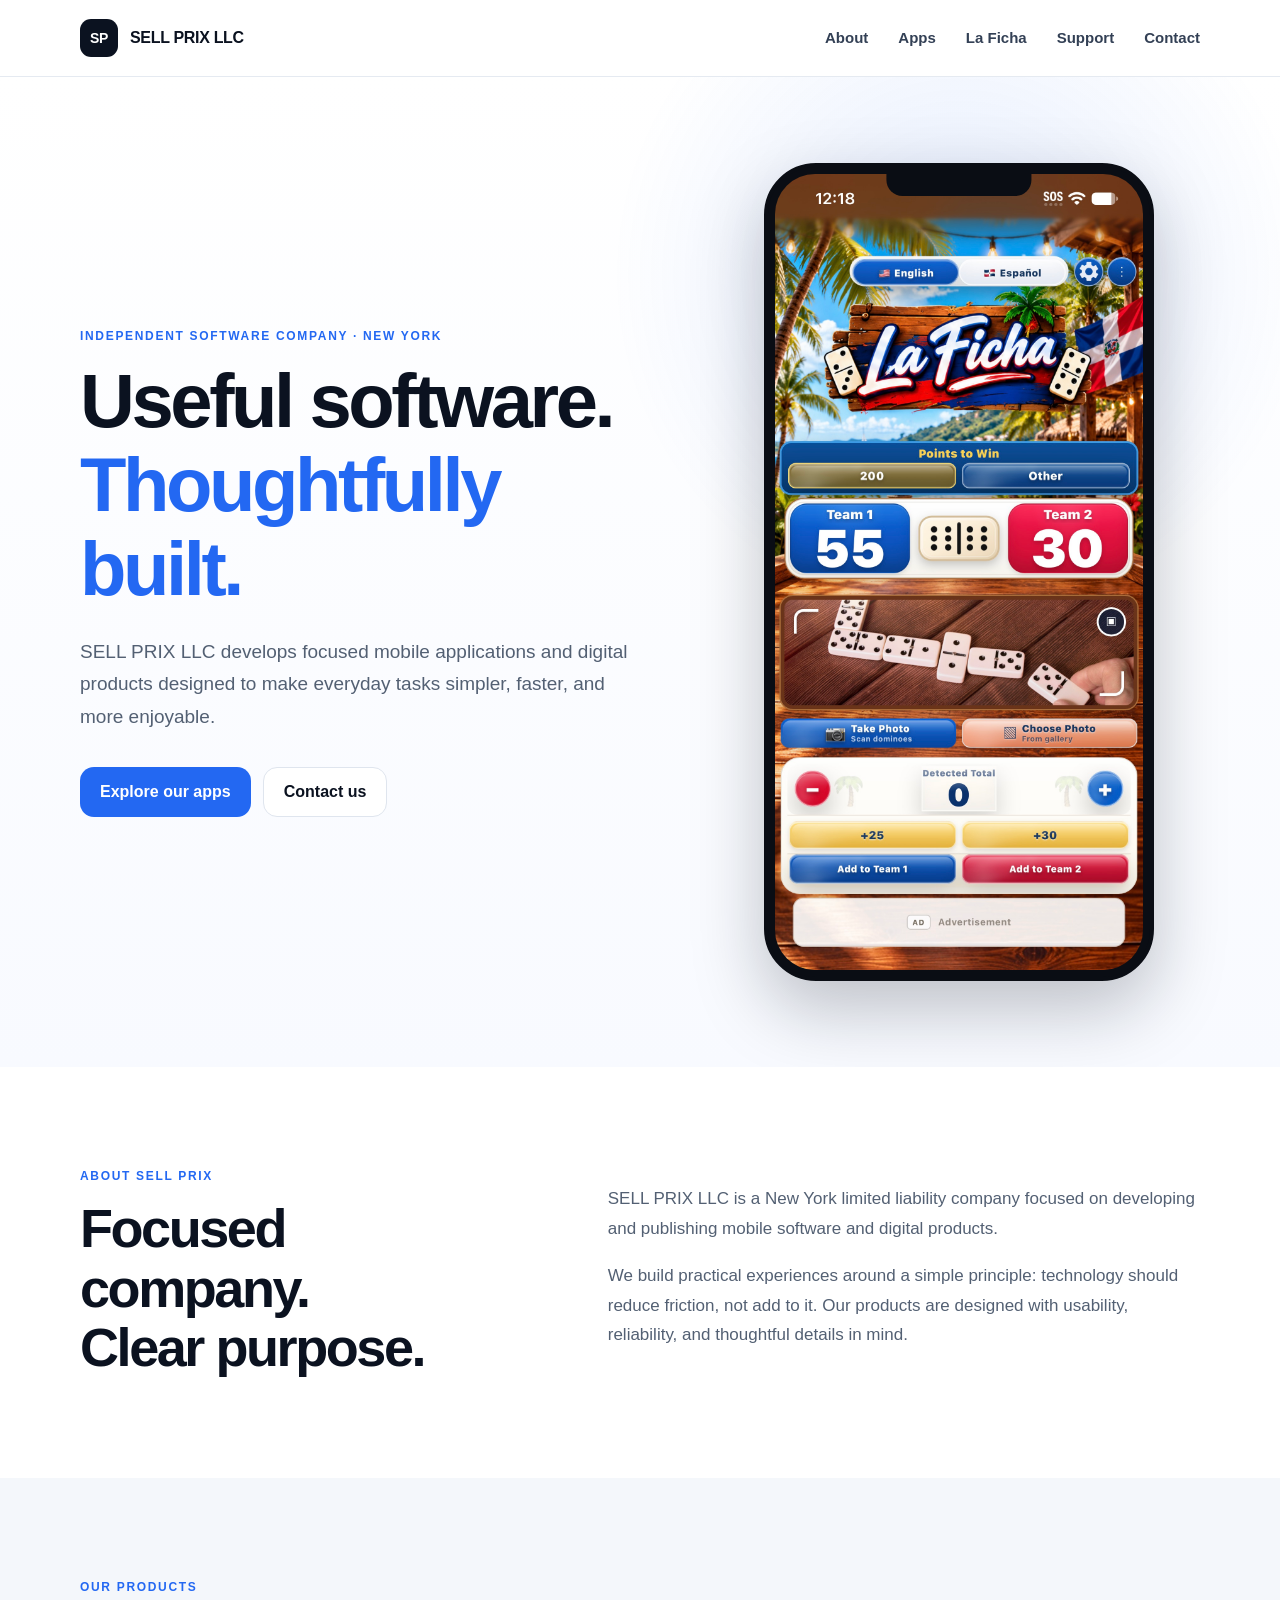
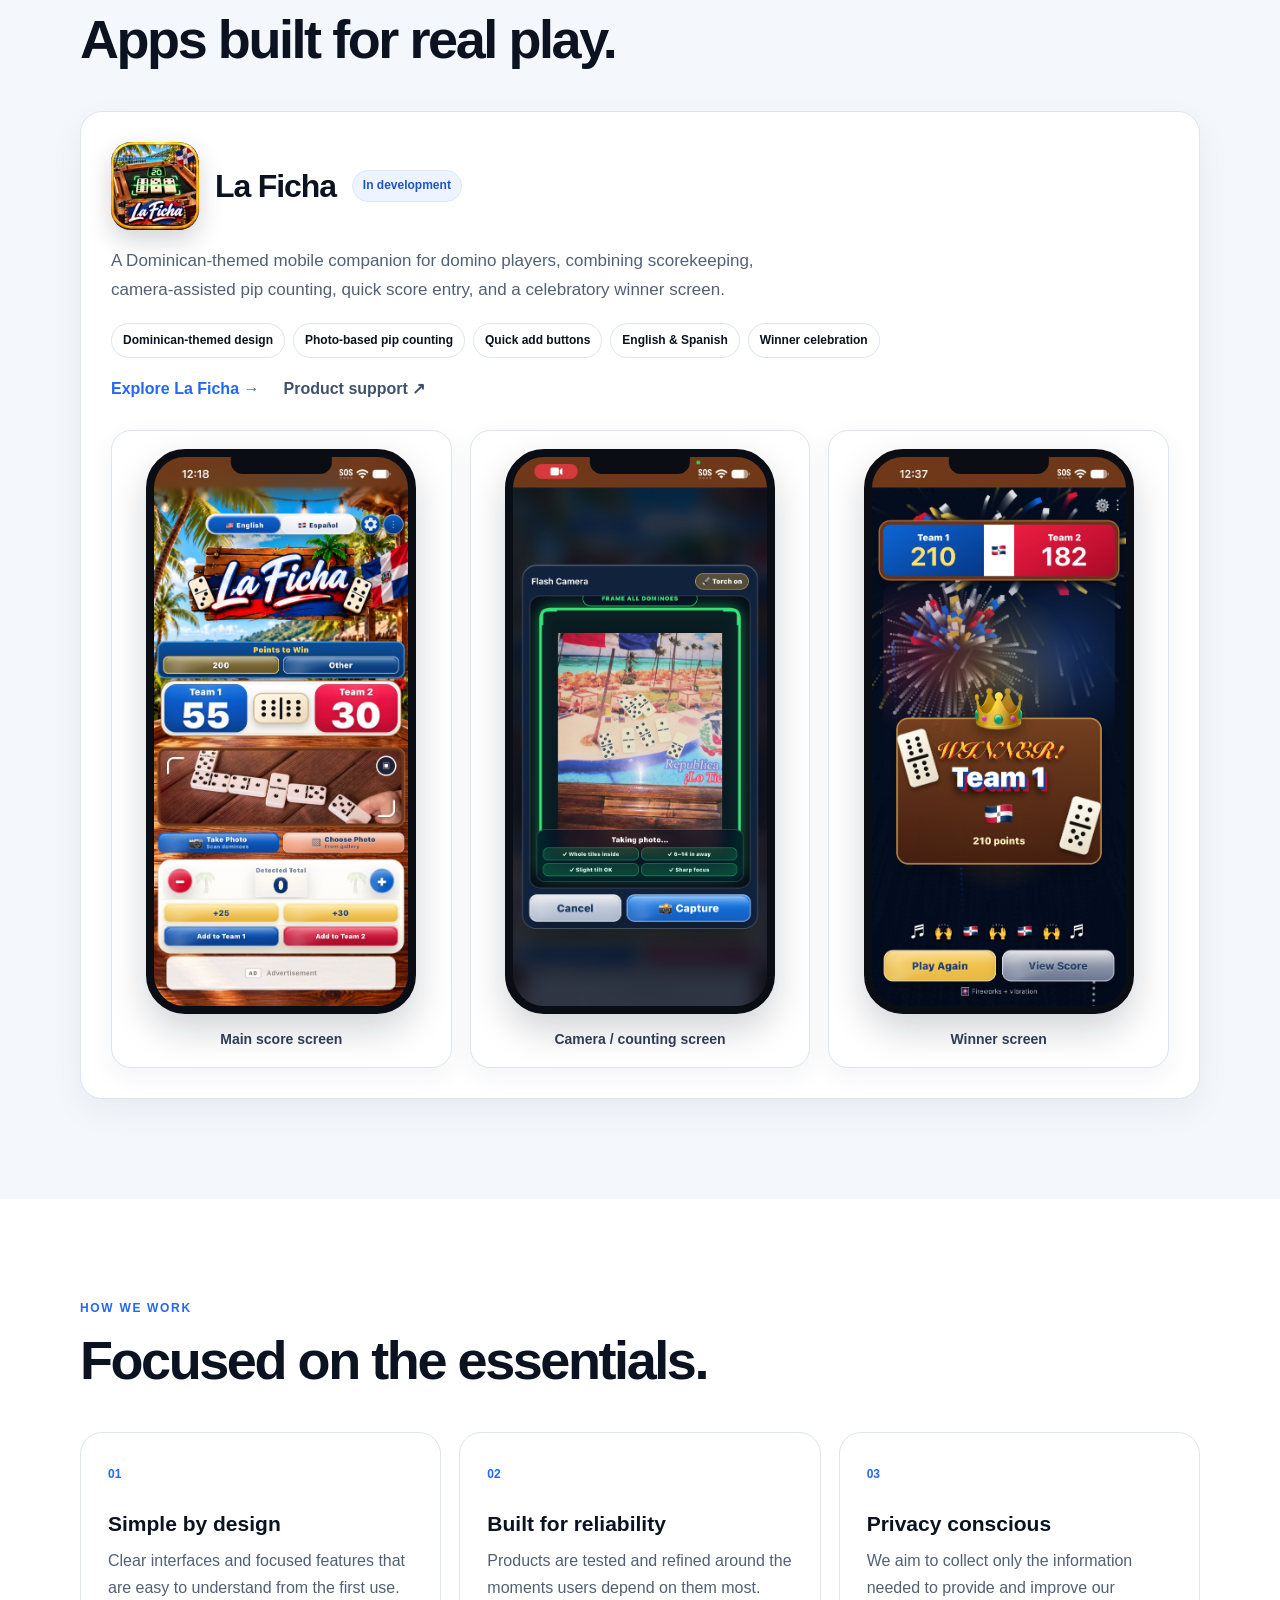
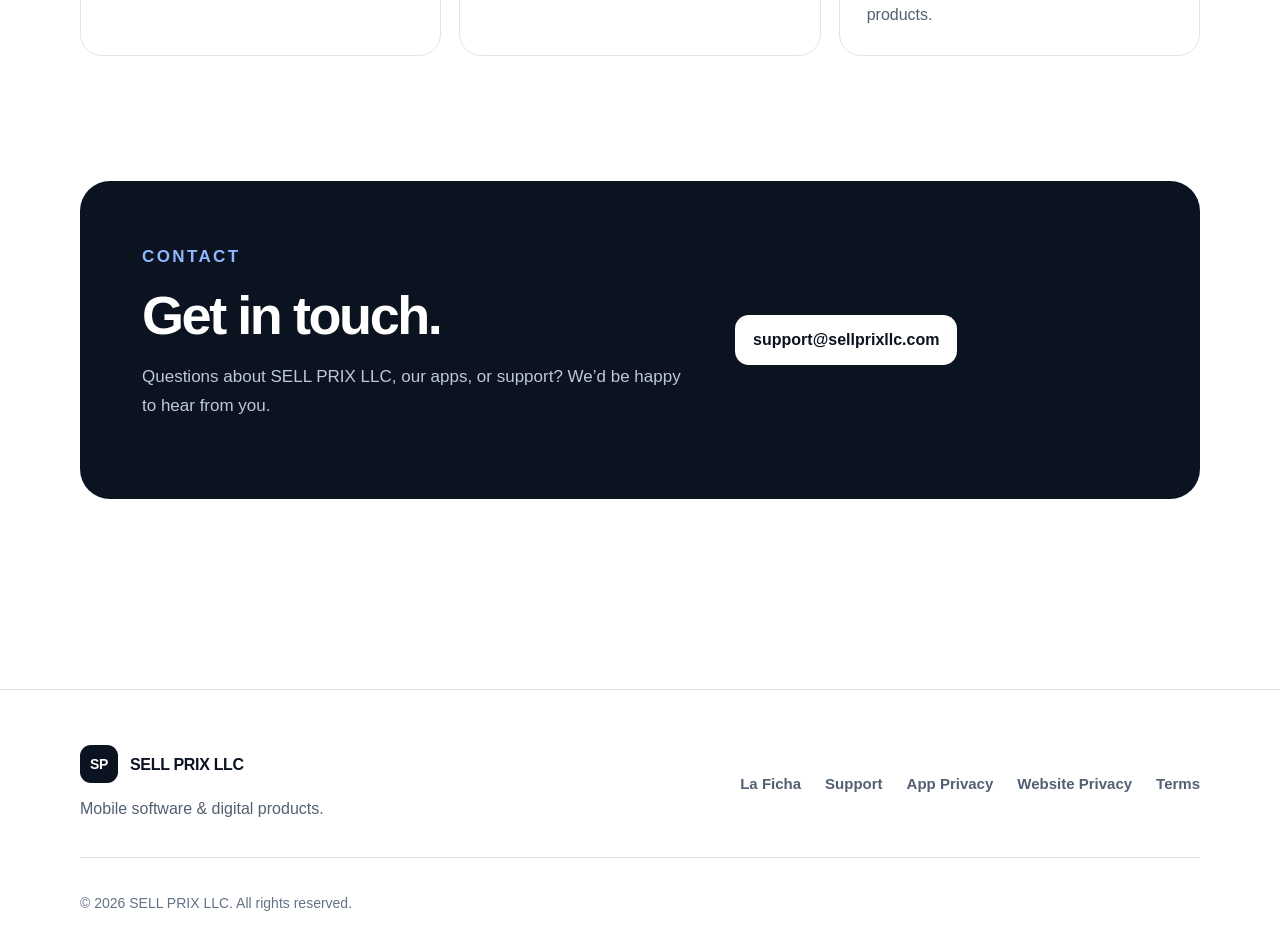
<file: index.html>
<!doctype html>
<html lang="en">
<head>
  <meta charset="utf-8">
  <meta name="viewport" content="width=device-width, initial-scale=1">
  <meta name="description" content="SELL PRIX LLC is an independent New York software company building thoughtful mobile apps and digital products, including La Ficha.">
  <meta name="theme-color" content="#0b1220">
  <link rel="canonical" href="https://sellprixllc.com/">
  <link rel="icon" type="image/svg+xml" href="favicon.svg">
  <meta property="og:type" content="website">
  <meta property="og:site_name" content="SELL PRIX LLC">
  <meta property="og:title" content="SELL PRIX LLC | Thoughtful Mobile Software">
  <meta property="og:description" content="Independent New York software company building useful mobile apps, including the Dominican-inspired dominoes companion La Ficha.">
  <meta property="og:url" content="https://sellprixllc.com/">
  <meta property="og:image" content="https://sellprixllc.com/assets/la-ficha-main-score.jpeg">
  <meta name="twitter:card" content="summary_large_image">
  <script type="application/ld+json">{"@context":"https://schema.org","@type":"Organization","name":"SELL PRIX LLC","url":"https://sellprixllc.com/","email":"support@sellprixllc.com","description":"New York company developing mobile software and digital products."}</script>
  <title>SELL PRIX LLC | Mobile Software & Digital Products</title>
  <link rel="stylesheet" href="styles.css?v=20261016-icon">
</head>
<body>
  <a class="skip-link" href="#main-content">Skip to content</a>
  <header class="site-header">
    <div class="container nav-wrap">
      <a class="brand" href="index.html" aria-label="SELL PRIX LLC home">
        <span class="brand-mark">SP</span>
        <span>SELL PRIX LLC</span>
      </a>
      <button class="nav-toggle" type="button" aria-label="Open navigation" aria-controls="primary-nav" aria-expanded="false">☰</button>
      <nav class="nav-links" id="primary-nav" aria-label="Primary navigation">
        <a href="#about">About</a>
        <a href="#apps">Apps</a>
        <a href="la-ficha.html">La Ficha</a>
        <a href="support.html">Support</a>
        <a href="#contact">Contact</a>
      </nav>
    </div>
  </header>

  <main id="main-content">
    <section class="hero">
      <div class="container hero-grid">
        <div>
          <p class="eyebrow">Independent software company · New&nbsp;York</p>
          <h1>Useful software.<br><span>Thoughtfully built.</span></h1>
          <p class="hero-copy">SELL PRIX LLC develops focused mobile applications and digital products designed to make everyday tasks simpler, faster, and more enjoyable.</p>
          <div class="hero-actions">
            <a class="button primary" href="#apps">Explore our apps</a>
            <a class="button secondary" href="#contact">Contact us</a>
          </div>
        </div>
        <div class="hero-card" aria-hidden="true">
          <div class="phone-shell">
            <div class="phone-top"></div>
            <img class="phone-screen" src="assets/la-ficha-main-score.jpeg?v=20261015" alt="La Ficha main score screen">
          </div>
        </div>
      </div>
    </section>

    <section class="section" id="about">
      <div class="container split">
        <div>
          <p class="eyebrow">About SELL PRIX</p>
          <h2>Focused company. Clear purpose.</h2>
        </div>
        <div class="prose">
          <p>SELL PRIX LLC is a New York limited liability company focused on developing and publishing mobile software and digital products.</p>
          <p>We build practical experiences around a simple principle: technology should reduce friction, not add to it. Our products are designed with usability, reliability, and thoughtful details in mind.</p>
        </div>
      </div>
    </section>

    <section class="section muted" id="apps">
      <div class="container">
        <p class="eyebrow">Our products</p>
        <h2>Apps built for real play.</h2>
        <article class="product-card product-card--full">
          <div class="product-copy">
            <div class="product-title-row">
              <img class="app-brand-icon" src="assets/la-ficha-official-icon.webp" alt="La Ficha official app icon with a green domino scanner" width="88" height="88" loading="lazy" decoding="async">
              <h3>La Ficha</h3>
              <span class="status">In development</span>
            </div>
            <p>A Dominican-themed mobile companion for domino players, combining scorekeeping, camera-assisted pip counting, quick score entry, and a celebratory winner screen.</p>
            <div class="feature-tags">
              <span>Dominican-themed design</span>
              <span>Photo-based pip counting</span>
              <span>Quick add buttons</span>
              <span>English & Spanish</span>
              <span>Winner celebration</span>
            </div>
            <div class="product-actions">
              <a class="text-link" href="la-ficha.html">Explore La Ficha <span aria-hidden="true">→</span></a>
              <a class="text-link secondary-text-link" href="support.html">Product support <span aria-hidden="true">↗</span></a>
            </div>
          </div>
          <div class="screenshot-grid">
            <figure class="shot-card">
              <div class="phone-shell shot-phone">
                <div class="phone-top" aria-hidden="true"></div>
                <img class="phone-screen" src="assets/la-ficha-main-score.jpeg?v=20261015" alt="La Ficha main score screen">
              </div>
              <figcaption>Main score screen</figcaption>
            </figure>
            <figure class="shot-card">
              <div class="phone-shell shot-phone">
                <div class="phone-top" aria-hidden="true"></div>
                <img class="phone-screen" src="assets/la-ficha-camera.jpeg?v=20261015" alt="La Ficha camera counting screen">
              </div>
              <figcaption>Camera / counting screen</figcaption>
            </figure>
            <figure class="shot-card">
              <div class="phone-shell shot-phone">
                <div class="phone-top" aria-hidden="true"></div>
                <img class="phone-screen" src="assets/la-ficha-winner.jpeg?v=20261015" alt="La Ficha winner screen">
              </div>
              <figcaption>Winner screen</figcaption>
            </figure>
          </div>
        </article>
      </div>
    </section>

    <section class="section">
      <div class="container">
        <p class="eyebrow">How we work</p>
        <h2>Focused on the essentials.</h2>
        <div class="cards">
          <article class="info-card">
            <span class="card-number">01</span>
            <h3>Simple by design</h3>
            <p>Clear interfaces and focused features that are easy to understand from the first use.</p>
          </article>
          <article class="info-card">
            <span class="card-number">02</span>
            <h3>Built for reliability</h3>
            <p>Products are tested and refined around the moments users depend on them most.</p>
          </article>
          <article class="info-card">
            <span class="card-number">03</span>
            <h3>Privacy conscious</h3>
            <p>We aim to collect only the information needed to provide and improve our products.</p>
          </article>
        </div>
      </div>
    </section>

    <section class="section contact-section" id="contact">
      <div class="container contact-box">
        <div>
          <p class="eyebrow light">Contact</p>
          <h2>Get in touch.</h2>
          <p>Questions about SELL PRIX LLC, our apps, or support? We’d be happy to hear from you.</p>
        </div>
        <div class="contact-actions">
          <a class="button light-button" href="mailto:support@sellprixllc.com">support@sellprixllc.com</a>
        </div>
      </div>
    </section>
  </main>

  <footer class="site-footer">
    <div class="container footer-grid">
      <div>
        <a class="brand footer-brand" href="index.html">
          <span class="brand-mark">SP</span>
          <span>SELL PRIX LLC</span>
        </a>
        <p>Mobile software & digital products.</p>
      </div>
      <div class="footer-links">
        <a href="la-ficha.html">La Ficha</a>
        <a href="support.html">Support</a>
        <a href="la-ficha-privacy.html">App Privacy</a>
        <a href="privacy.html">Website Privacy</a>
        <a href="terms.html">Terms</a>
      </div>
    </div>
    <div class="container copyright">© 2026 SELL PRIX LLC. All rights reserved.</div>
  </footer>

  <script src="script.js"></script>
</body>
</html>
</file>
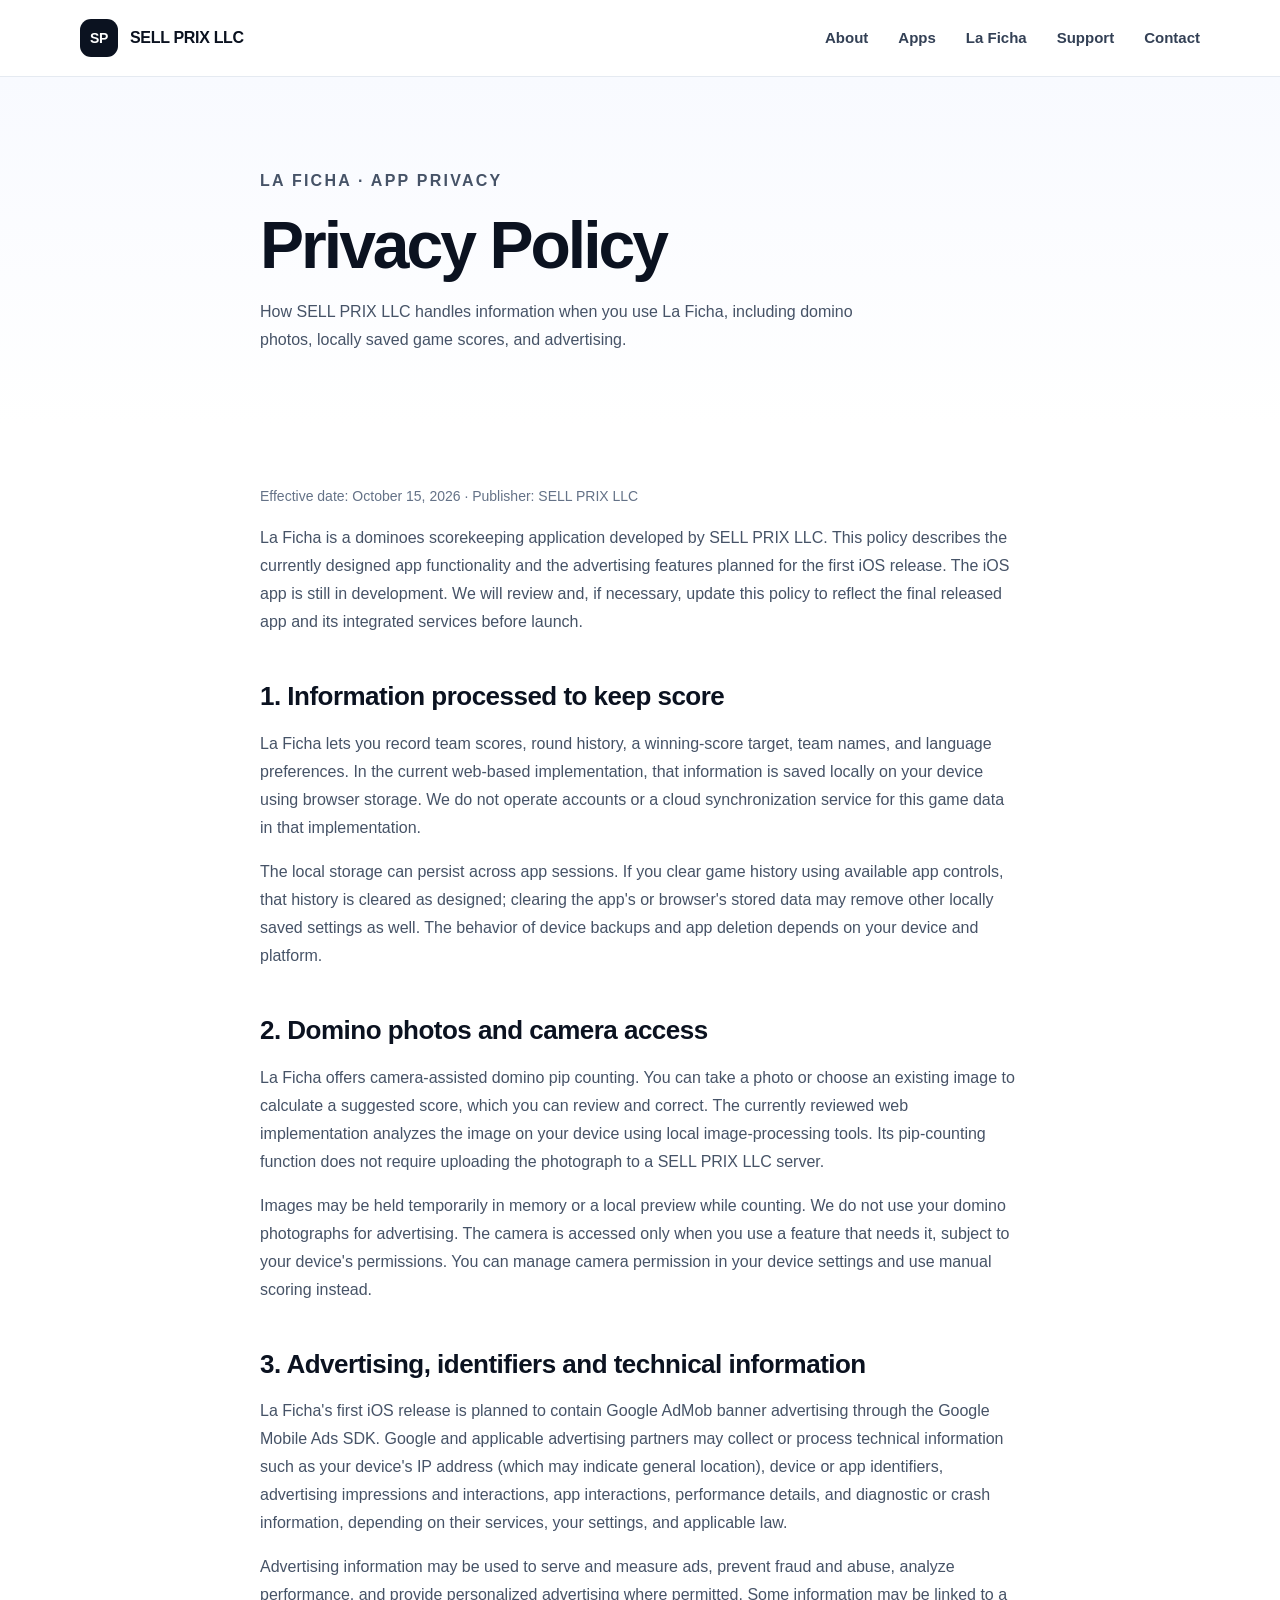
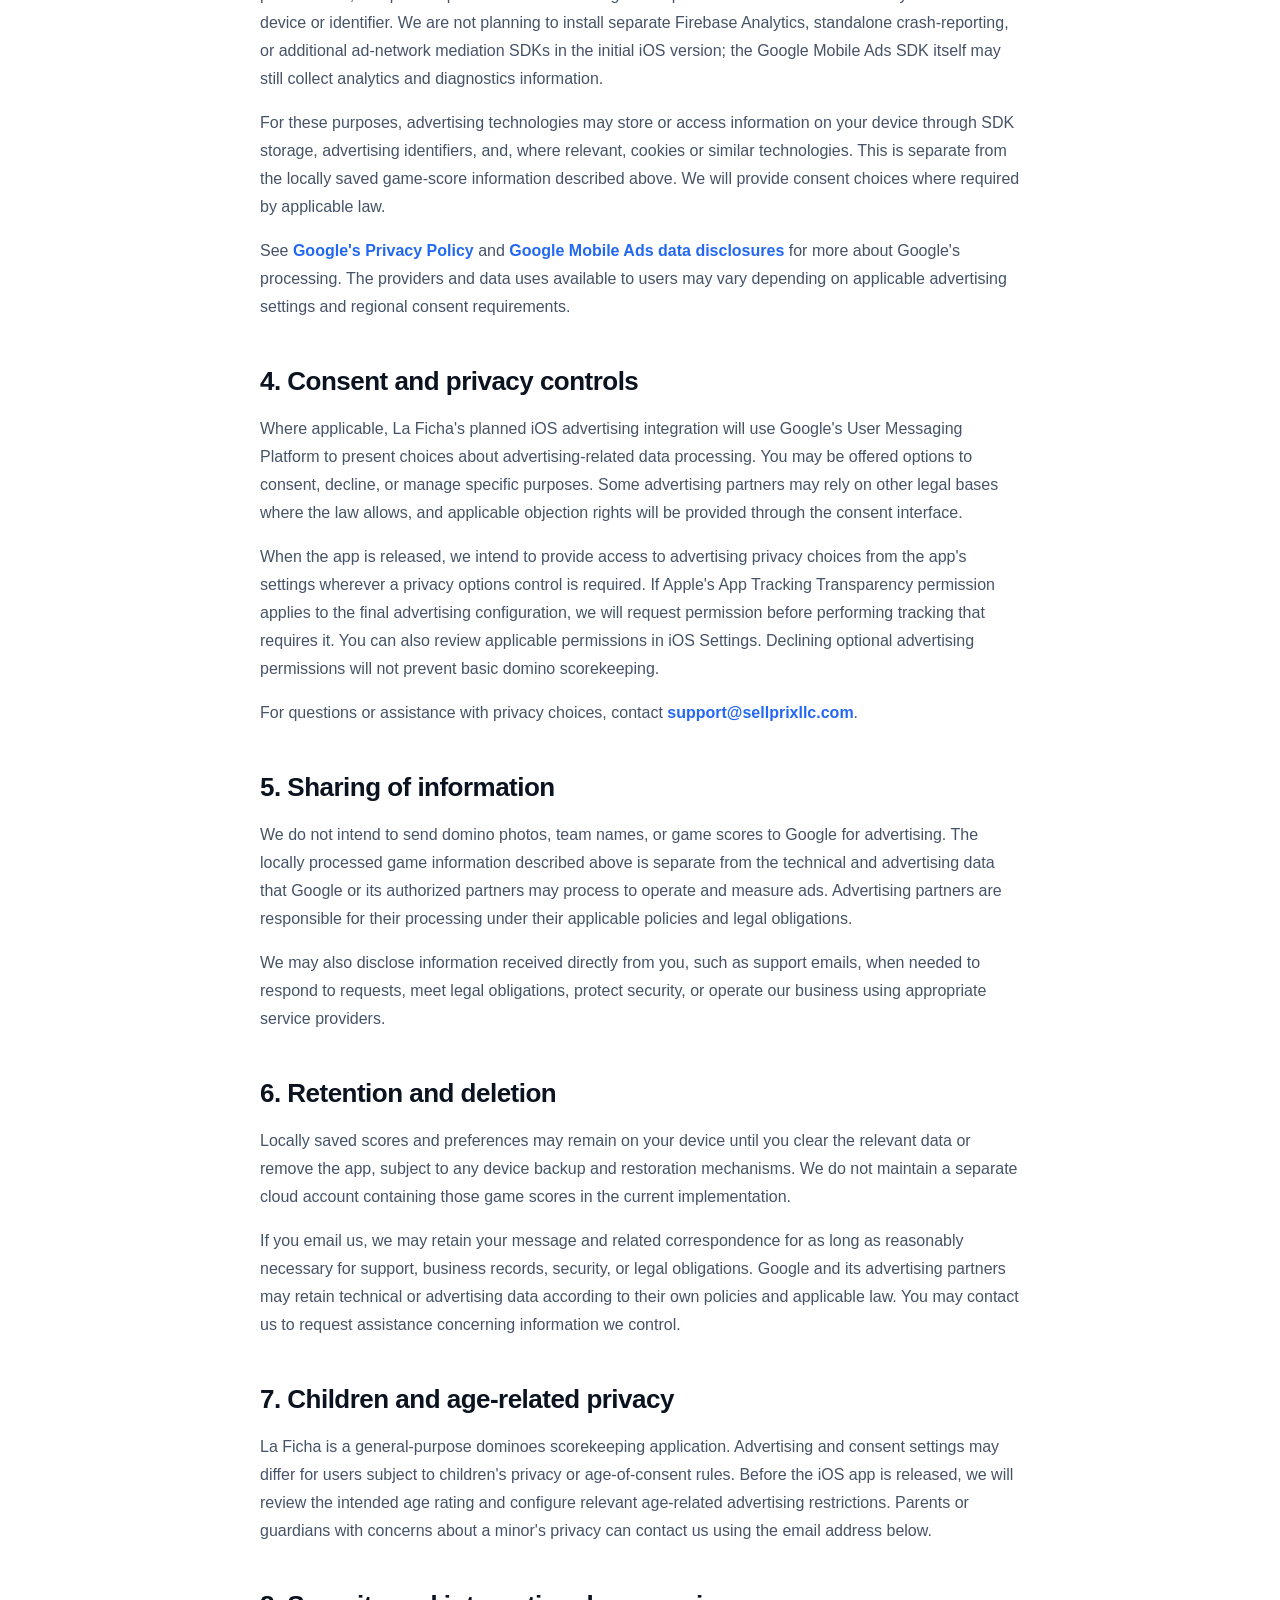
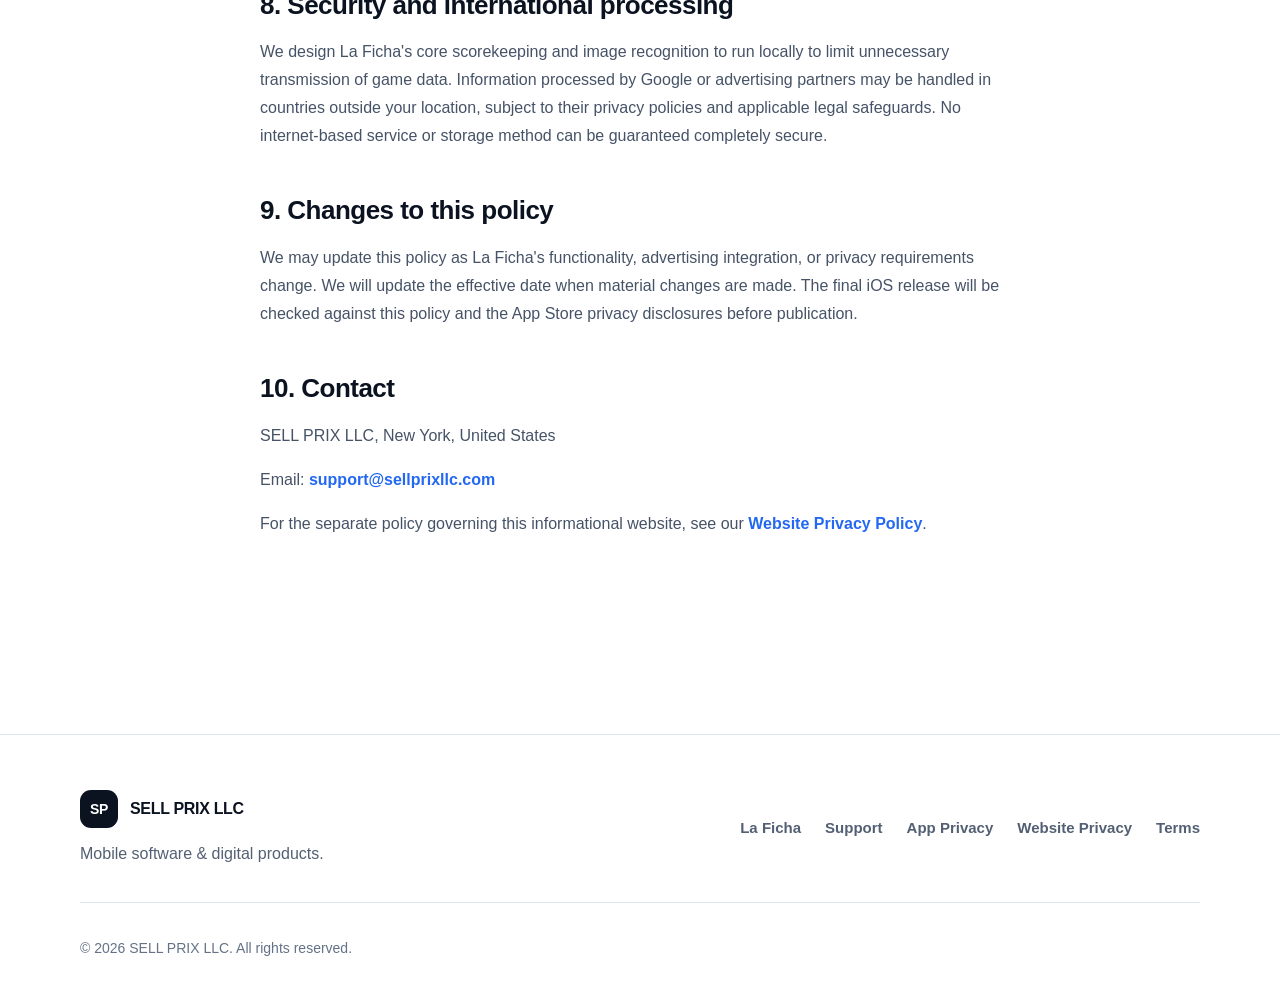
<file: la-ficha-privacy.html>
<!doctype html>
<html lang="en">
<head>
  <meta charset="utf-8">
  <meta name="viewport" content="width=device-width, initial-scale=1">
  <meta name="theme-color" content="#0b1220">
  <meta name="description" content="La Ficha app privacy policy from SELL PRIX LLC: local domino photo counting, game scores, AdMob advertising, privacy choices, data retention, and contact information.">
  <title>La Ficha App Privacy Policy | SELL PRIX LLC</title>
  <link rel="canonical" href="https://sellprixllc.com/la-ficha-privacy.html">
  <link rel="icon" type="image/svg+xml" href="favicon.svg">
  <link rel="stylesheet" href="styles.css?v=2026-refresh-1">
</head>
<body>
  <a class="skip-link" href="#main-content">Skip to content</a>
  <header class="site-header">
    <div class="container nav-wrap">
      <a class="brand" href="index.html" aria-label="SELL PRIX LLC home">
        <span class="brand-mark">SP</span><span>SELL PRIX LLC</span>
      </a>
      <button class="nav-toggle" type="button" aria-label="Open navigation" aria-controls="primary-nav" aria-expanded="false">☰</button>
      <nav class="nav-links" id="primary-nav" aria-label="Primary navigation">
        <a href="index.html#about">About</a>
        <a href="index.html#apps">Apps</a>
        <a href="la-ficha.html">La Ficha</a>
        <a href="support.html">Support</a>
        <a href="index.html#contact">Contact</a>
      </nav>
    </div>
  </header>

  <main id="main-content">
    <section class="page-hero">
      <div class="container content-narrow">
        <p class="eyebrow">La Ficha · App privacy</p>
        <h1>Privacy Policy</h1>
        <p>How SELL PRIX LLC handles information when you use La Ficha, including domino photos, locally saved game scores, and advertising.</p>
      </div>
    </section>

    <section class="content-page">
      <div class="container content-narrow">
        <p class="meta">Effective date: October 15, 2026 · Publisher: SELL PRIX LLC</p>
        <p>La Ficha is a dominoes scorekeeping application developed by SELL PRIX LLC. This policy describes the currently designed app functionality and the advertising features planned for the first iOS release. The iOS app is still in development. We will review and, if necessary, update this policy to reflect the final released app and its integrated services before launch.</p>

        <h2>1. Information processed to keep score</h2>
        <p>La Ficha lets you record team scores, round history, a winning-score target, team names, and language preferences. In the current web-based implementation, that information is saved locally on your device using browser storage. We do not operate accounts or a cloud synchronization service for this game data in that implementation.</p>
        <p>The local storage can persist across app sessions. If you clear game history using available app controls, that history is cleared as designed; clearing the app's or browser's stored data may remove other locally saved settings as well. The behavior of device backups and app deletion depends on your device and platform.</p>

        <h2>2. Domino photos and camera access</h2>
        <p>La Ficha offers camera-assisted domino pip counting. You can take a photo or choose an existing image to calculate a suggested score, which you can review and correct. The currently reviewed web implementation analyzes the image on your device using local image-processing tools. Its pip-counting function does not require uploading the photograph to a SELL PRIX LLC server.</p>
        <p>Images may be held temporarily in memory or a local preview while counting. We do not use your domino photographs for advertising. The camera is accessed only when you use a feature that needs it, subject to your device's permissions. You can manage camera permission in your device settings and use manual scoring instead.</p>

        <h2>3. Advertising, identifiers and technical information</h2>
        <p>La Ficha's first iOS release is planned to contain Google AdMob banner advertising through the Google Mobile Ads SDK. Google and applicable advertising partners may collect or process technical information such as your device's IP address (which may indicate general location), device or app identifiers, advertising impressions and interactions, app interactions, performance details, and diagnostic or crash information, depending on their services, your settings, and applicable law.</p>
        <p>Advertising information may be used to serve and measure ads, prevent fraud and abuse, analyze performance, and provide personalized advertising where permitted. Some information may be linked to a device or identifier. We are not planning to install separate Firebase Analytics, standalone crash-reporting, or additional ad-network mediation SDKs in the initial iOS version; the Google Mobile Ads SDK itself may still collect analytics and diagnostics information.</p>
        <p>For these purposes, advertising technologies may store or access information on your device through SDK storage, advertising identifiers, and, where relevant, cookies or similar technologies. This is separate from the locally saved game-score information described above. We will provide consent choices where required by applicable law.</p>
        <p>See <a class="text-link" href="https://policies.google.com/privacy">Google's Privacy Policy</a> and <a class="text-link" href="https://developers.google.com/admob/ios/privacy/data-disclosure">Google Mobile Ads data disclosures</a> for more about Google's processing. The providers and data uses available to users may vary depending on applicable advertising settings and regional consent requirements.</p>

        <h2>4. Consent and privacy controls</h2>
        <p>Where applicable, La Ficha's planned iOS advertising integration will use Google's User Messaging Platform to present choices about advertising-related data processing. You may be offered options to consent, decline, or manage specific purposes. Some advertising partners may rely on other legal bases where the law allows, and applicable objection rights will be provided through the consent interface.</p>
        <p>When the app is released, we intend to provide access to advertising privacy choices from the app's settings wherever a privacy options control is required. If Apple's App Tracking Transparency permission applies to the final advertising configuration, we will request permission before performing tracking that requires it. You can also review applicable permissions in iOS Settings. Declining optional advertising permissions will not prevent basic domino scorekeeping.</p>
        <p>For questions or assistance with privacy choices, contact <a class="text-link" href="mailto:support@sellprixllc.com">support@sellprixllc.com</a>.</p>

        <h2>5. Sharing of information</h2>
        <p>We do not intend to send domino photos, team names, or game scores to Google for advertising. The locally processed game information described above is separate from the technical and advertising data that Google or its authorized partners may process to operate and measure ads. Advertising partners are responsible for their processing under their applicable policies and legal obligations.</p>
        <p>We may also disclose information received directly from you, such as support emails, when needed to respond to requests, meet legal obligations, protect security, or operate our business using appropriate service providers.</p>

        <h2>6. Retention and deletion</h2>
        <p>Locally saved scores and preferences may remain on your device until you clear the relevant data or remove the app, subject to any device backup and restoration mechanisms. We do not maintain a separate cloud account containing those game scores in the current implementation.</p>
        <p>If you email us, we may retain your message and related correspondence for as long as reasonably necessary for support, business records, security, or legal obligations. Google and its advertising partners may retain technical or advertising data according to their own policies and applicable law. You may contact us to request assistance concerning information we control.</p>

        <h2>7. Children and age-related privacy</h2>
        <p>La Ficha is a general-purpose dominoes scorekeeping application. Advertising and consent settings may differ for users subject to children's privacy or age-of-consent rules. Before the iOS app is released, we will review the intended age rating and configure relevant age-related advertising restrictions. Parents or guardians with concerns about a minor's privacy can contact us using the email address below.</p>

        <h2>8. Security and international processing</h2>
        <p>We design La Ficha's core scorekeeping and image recognition to run locally to limit unnecessary transmission of game data. Information processed by Google or advertising partners may be handled in countries outside your location, subject to their privacy policies and applicable legal safeguards. No internet-based service or storage method can be guaranteed completely secure.</p>

        <h2>9. Changes to this policy</h2>
        <p>We may update this policy as La Ficha's functionality, advertising integration, or privacy requirements change. We will update the effective date when material changes are made. The final iOS release will be checked against this policy and the App Store privacy disclosures before publication.</p>

        <h2>10. Contact</h2>
        <p>SELL PRIX LLC, New York, United States</p>
        <p>Email: <a class="text-link" href="mailto:support@sellprixllc.com">support@sellprixllc.com</a></p>
        <p>For the separate policy governing this informational website, see our <a class="text-link" href="privacy.html">Website Privacy Policy</a>.</p>
      </div>
    </section>
  </main>

  <footer class="site-footer">
    <div class="container footer-grid">
      <div>
        <a class="brand footer-brand" href="index.html"><span class="brand-mark">SP</span><span>SELL PRIX LLC</span></a>
        <p>Mobile software &amp; digital products.</p>
      </div>
      <div class="footer-links">
        <a href="la-ficha.html">La Ficha</a>
        <a href="support.html">Support</a>
        <a href="la-ficha-privacy.html" aria-current="page">App Privacy</a>
        <a href="privacy.html">Website Privacy</a>
        <a href="terms.html">Terms</a>
      </div>
    </div>
    <div class="container copyright">© 2026 SELL PRIX LLC. All rights reserved.</div>
  </footer>
  <script src="script.js"></script>
</body>
</html>
</file>
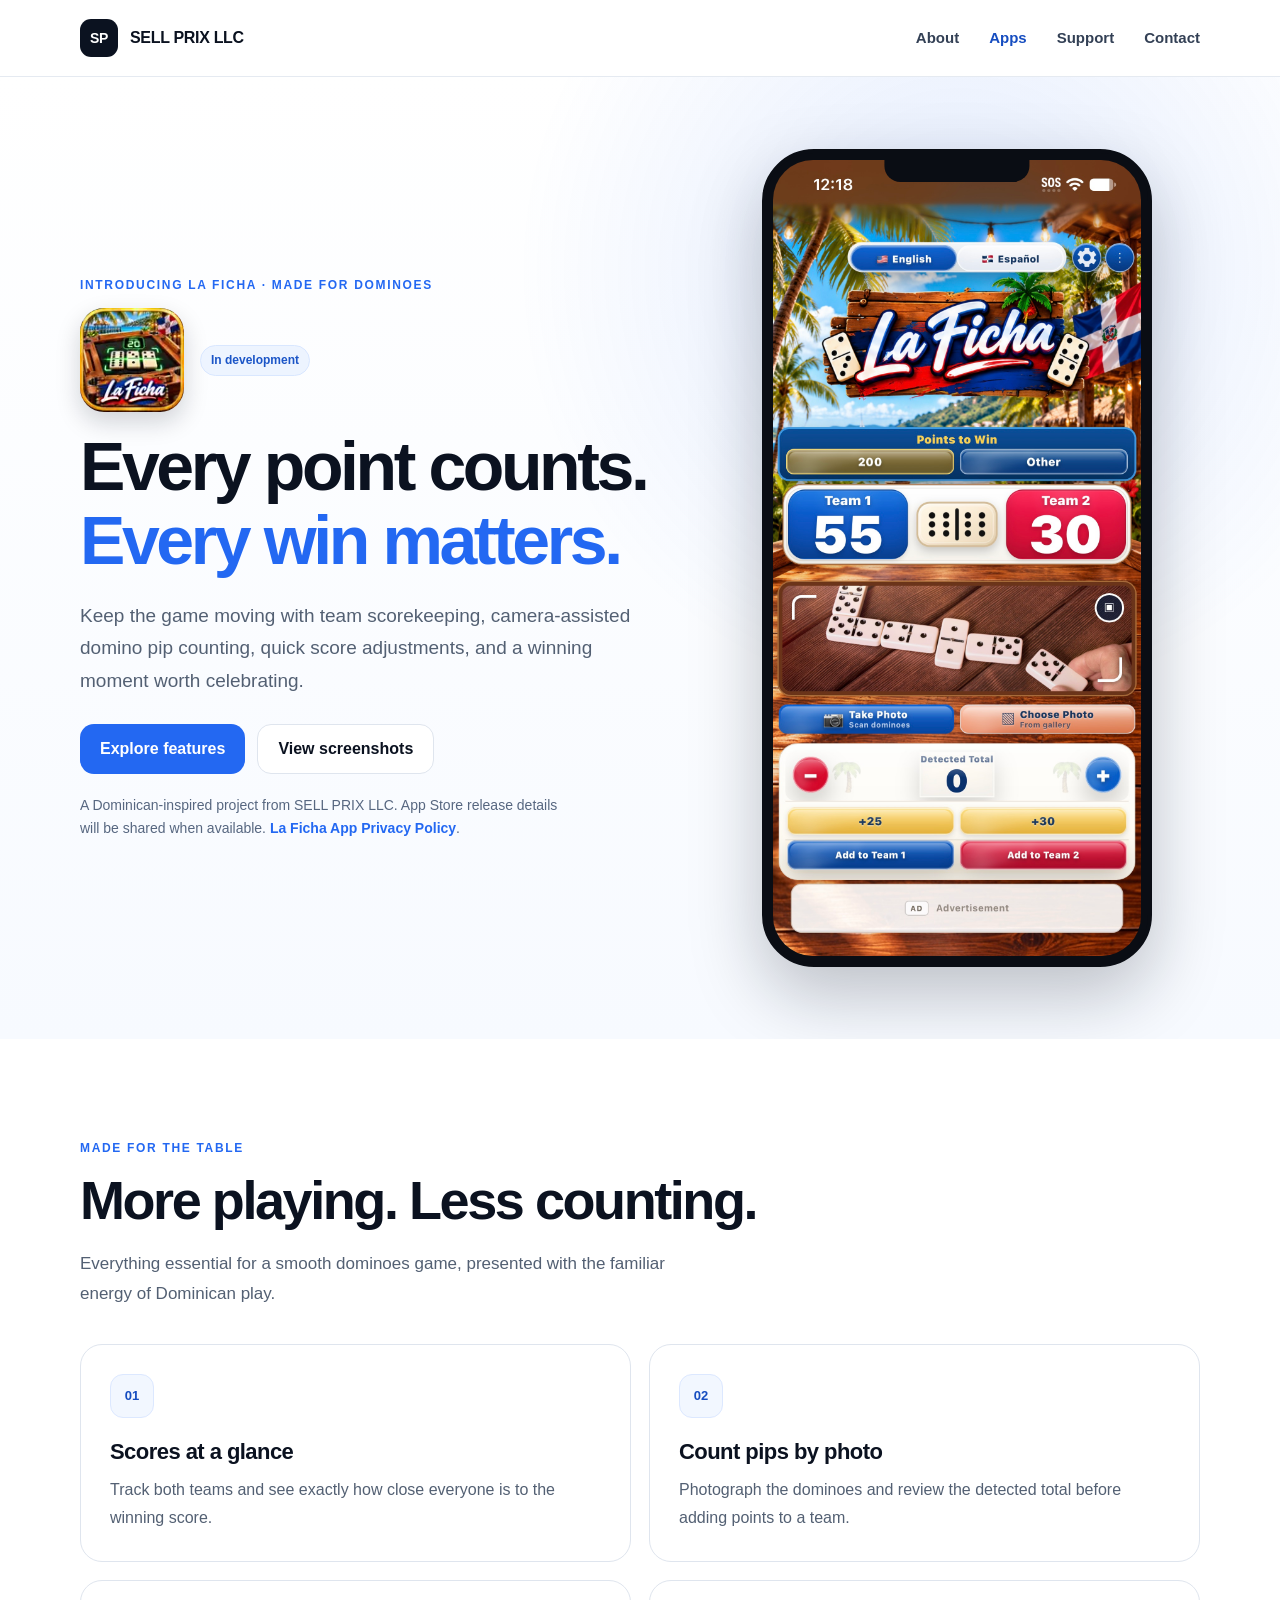
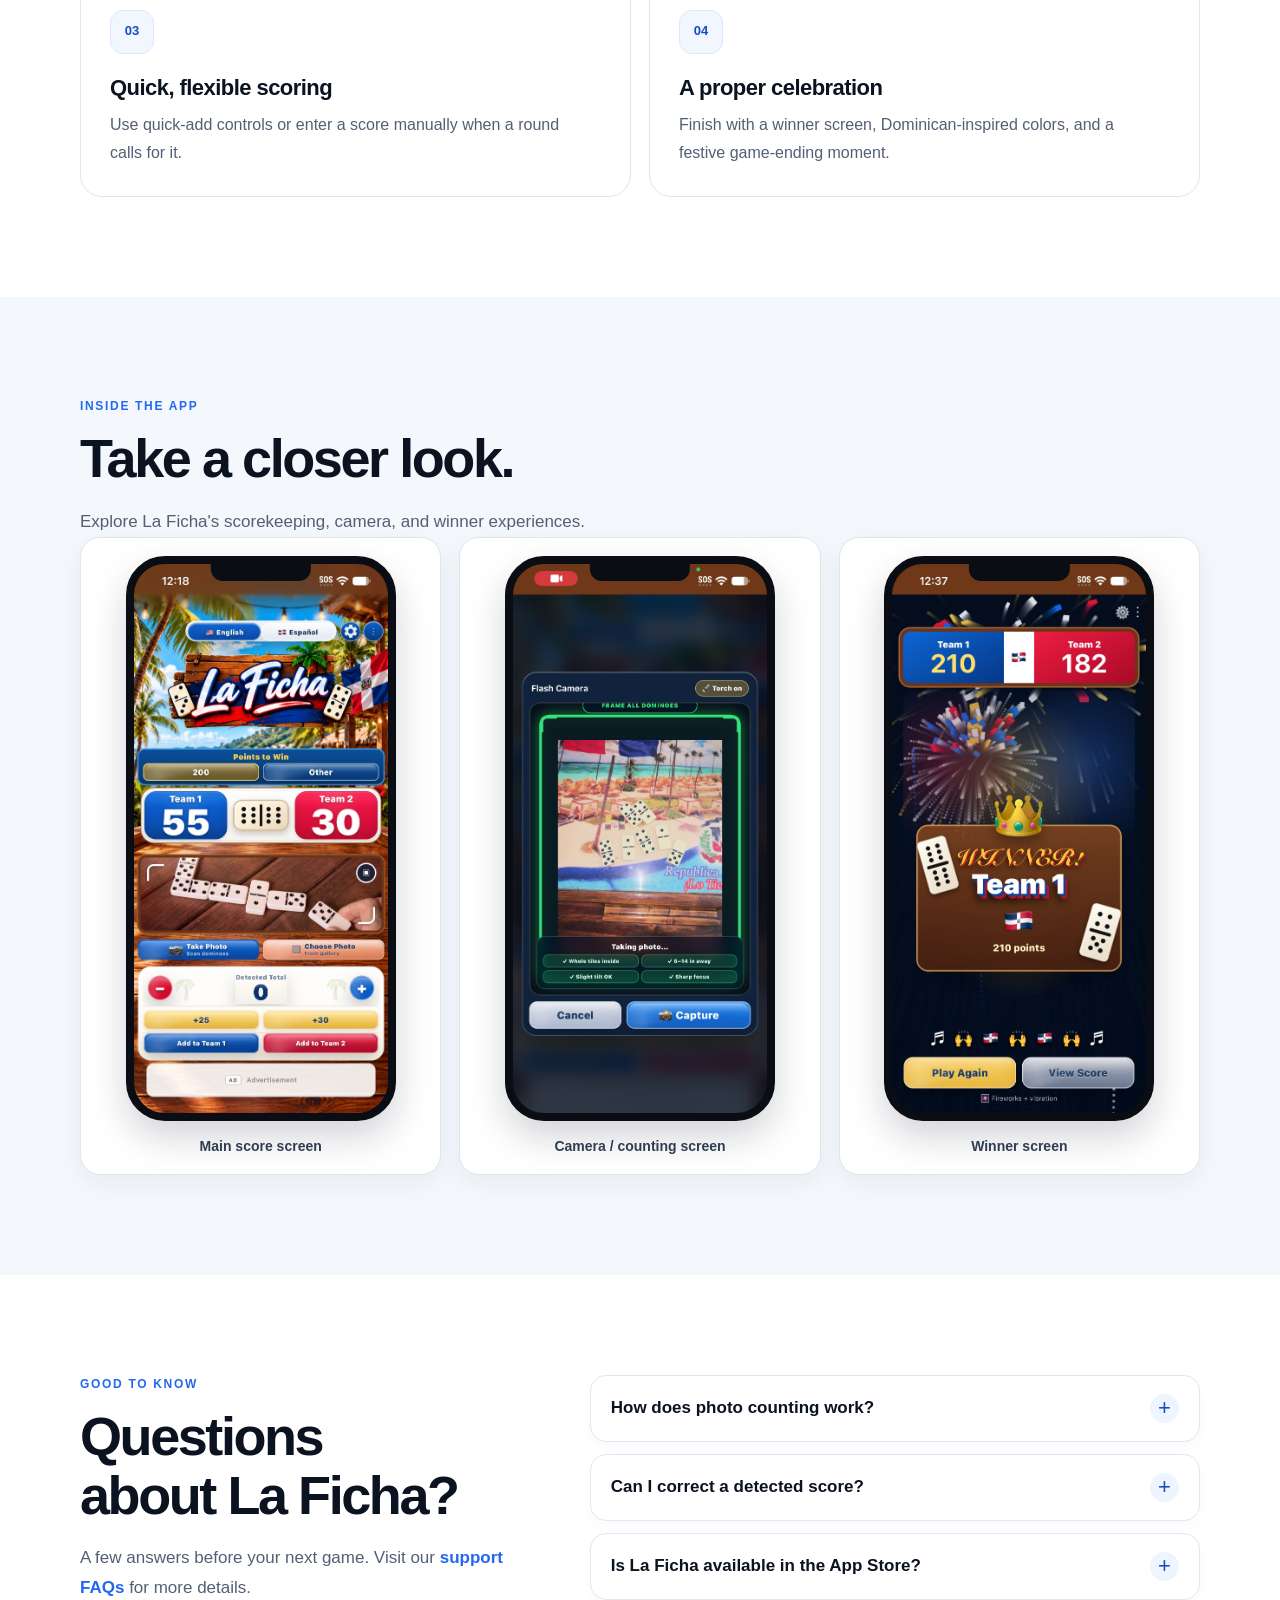
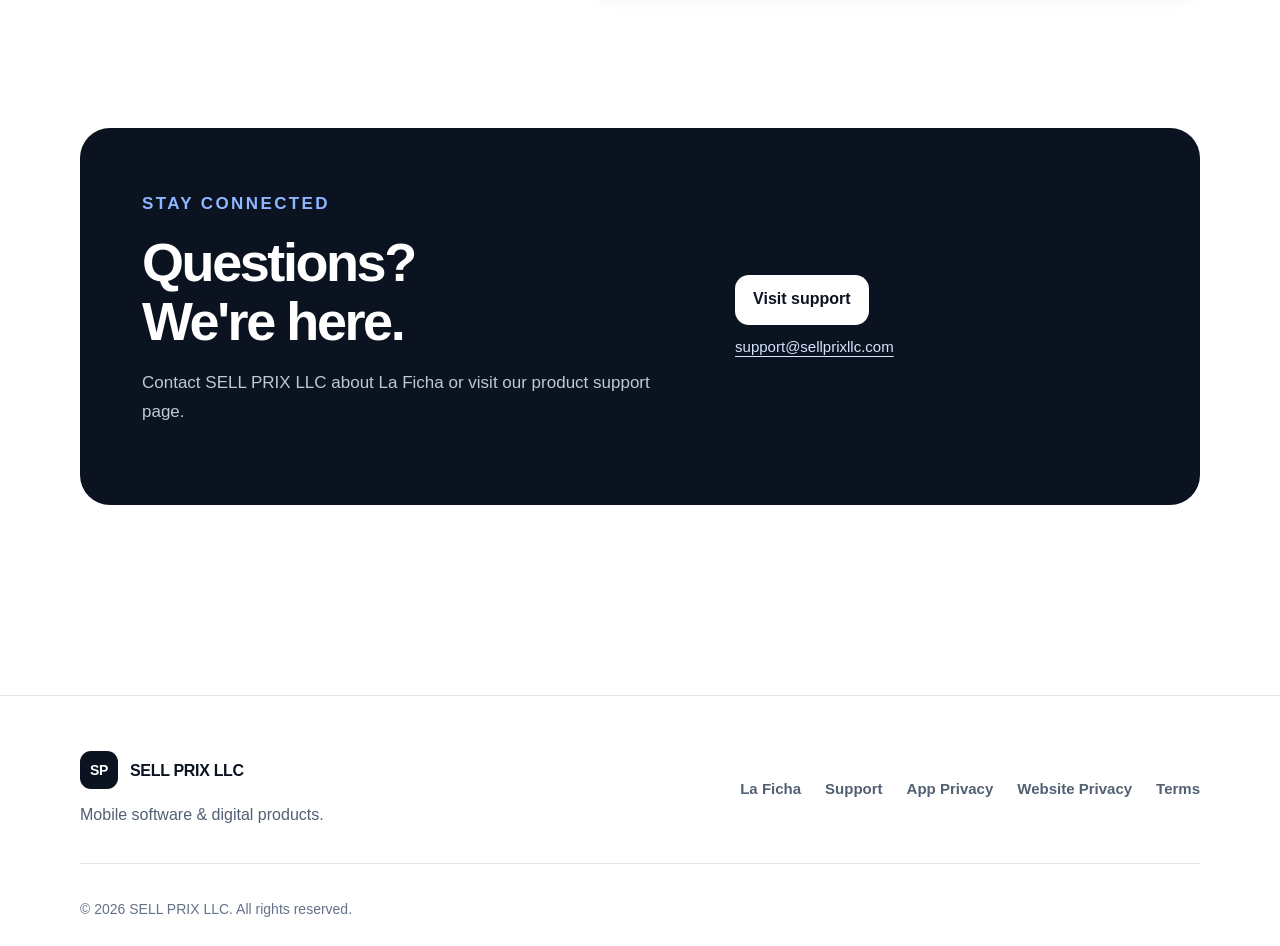
<file: la-ficha.html>
<!doctype html>
<html lang="en">
<head>
  <meta charset="utf-8">
  <meta name="viewport" content="width=device-width, initial-scale=1">
  <meta name="theme-color" content="#0b1220">
  <meta name="description" content="Meet La Ficha, a Dominican-inspired dominoes scorekeeping app in development by SELL PRIX LLC. Keep scores, count pips from photos, and celebrate every win.">
  <title>La Ficha | Dominoes Scorekeeping by SELL PRIX LLC</title>
  <link rel="canonical" href="https://sellprixllc.com/la-ficha.html">
  <link rel="icon" type="image/svg+xml" href="favicon.svg">
  <link rel="stylesheet" href="styles.css?v=20261016-icon">
  <meta property="og:type" content="website">
  <meta property="og:site_name" content="SELL PRIX LLC">
  <meta property="og:title" content="La Ficha — Dominoes Scorekeeping">
  <meta property="og:description" content="A Dominican-inspired dominoes companion: scorekeeping, camera-assisted pip counting, and a celebratory winner screen. In development.">
  <meta property="og:url" content="https://sellprixllc.com/la-ficha.html">
  <meta property="og:image" content="https://sellprixllc.com/assets/la-ficha-social-preview.jpg">
  <meta property="og:image:width" content="1200">
  <meta property="og:image:height" content="630">
  <meta property="og:image:alt" content="La Ficha domino scanner app icon with tropical Dominican-inspired design and green scanner">
  <meta name="twitter:image" content="https://sellprixllc.com/assets/la-ficha-social-preview.jpg">
  <meta name="twitter:card" content="summary_large_image">
  <script type="application/ld+json">
    {"@context":"https://schema.org","@type":"SoftwareApplication","name":"La Ficha","description":"Dominican-inspired dominoes scorekeeping with camera-assisted pip counting and winner celebrations. Currently in development.","applicationCategory":"UtilitiesApplication","operatingSystem":"Web","url":"https://sellprixllc.com/la-ficha.html","creator":{"@type":"Organization","name":"SELL PRIX LLC","url":"https://sellprixllc.com/"}}
  </script>
</head>
<body>
  <a class="skip-link" href="#main-content">Skip to content</a>
  <header class="site-header">
    <div class="container nav-wrap">
      <a class="brand" href="index.html" aria-label="SELL PRIX LLC home">
        <span class="brand-mark">SP</span><span>SELL PRIX LLC</span>
      </a>
      <button class="nav-toggle" type="button" aria-label="Open navigation" aria-controls="primary-nav" aria-expanded="false">☰</button>
      <nav class="nav-links" id="primary-nav" aria-label="Primary navigation">
        <a href="index.html#about">About</a>
        <a href="index.html#apps" aria-current="page">Apps</a>
        <a href="support.html">Support</a>
        <a href="index.html#contact">Contact</a>
      </nav>
    </div>
  </header>

  <main id="main-content">
    <section class="product-hero">
      <div class="container product-hero-grid">
        <div class="product-hero-copy">
          <p class="eyebrow">Introducing La Ficha · Made for dominoes</p>
          <div class="product-title-row">
            <img class="app-brand-icon" src="assets/la-ficha-official-icon.webp" alt="La Ficha official app icon with a green domino scanner" width="104" height="104" decoding="async">
            <span class="status">In development</span>
          </div>
          <h1>Every point counts.<br><span>Every win matters.</span></h1>
          <p class="product-lead">Keep the game moving with team scorekeeping, camera-assisted domino pip counting, quick score adjustments, and a winning moment worth celebrating.</p>
          <div class="hero-actions">
            <a class="button primary" href="#features">Explore features</a>
            <a class="button secondary" href="#screenshots">View screenshots</a>
          </div>
          <p class="launch-note">A Dominican-inspired project from SELL PRIX LLC. App Store release details will be shared when available. <a class="text-link" href="la-ficha-privacy.html">La Ficha App Privacy Policy</a>.</p>
        </div>
        <div class="hero-card product-hero-media">
          <div class="phone-shell">
            <div class="phone-top" aria-hidden="true"></div>
            <img class="phone-screen" src="assets/la-ficha-main-score.jpeg?v=20261015" alt="La Ficha main score screen showing two teams and camera counting controls" fetchpriority="high" width="710" height="1536">
          </div>
        </div>
      </div>
    </section>

    <section class="section product-features" id="features">
      <div class="container">
        <p class="eyebrow">Made for the table</p>
        <h2>More playing. Less counting.</h2>
        <p class="section-intro">Everything essential for a smooth dominoes game, presented with the familiar energy of Dominican play.</p>
        <div class="feature-grid">
          <article class="feature-card">
            <span class="feature-number" aria-hidden="true">01</span>
            <h3>Scores at a glance</h3>
            <p>Track both teams and see exactly how close everyone is to the winning score.</p>
          </article>
          <article class="feature-card">
            <span class="feature-number" aria-hidden="true">02</span>
            <h3>Count pips by photo</h3>
            <p>Photograph the dominoes and review the detected total before adding points to a team.</p>
          </article>
          <article class="feature-card">
            <span class="feature-number" aria-hidden="true">03</span>
            <h3>Quick, flexible scoring</h3>
            <p>Use quick-add controls or enter a score manually when a round calls for it.</p>
          </article>
          <article class="feature-card">
            <span class="feature-number" aria-hidden="true">04</span>
            <h3>A proper celebration</h3>
            <p>Finish with a winner screen, Dominican-inspired colors, and a festive game-ending moment.</p>
          </article>
        </div>
      </div>
    </section>

    <section class="section muted" id="screenshots">
      <div class="container">
        <p class="eyebrow">Inside the app</p>
        <h2>Take a closer look.</h2>
        <p class="section-intro">Explore La Ficha's scorekeeping, camera, and winner experiences.</p>
        <div class="screenshot-grid">
          <figure class="shot-card">
            <div class="phone-shell shot-phone">
              <div class="phone-top" aria-hidden="true"></div>
              <img class="phone-screen" src="assets/la-ficha-main-score.jpeg?v=20261015" alt="La Ficha main score screen" loading="lazy" decoding="async" width="710" height="1536">
            </div>
            <figcaption>Main score screen</figcaption>
          </figure>
          <figure class="shot-card">
            <div class="phone-shell shot-phone">
              <div class="phone-top" aria-hidden="true"></div>
              <img class="phone-screen" src="assets/la-ficha-camera.jpeg?v=20261015" alt="La Ficha camera counting screen" loading="lazy" decoding="async" width="710" height="1536">
            </div>
            <figcaption>Camera / counting screen</figcaption>
          </figure>
          <figure class="shot-card">
            <div class="phone-shell shot-phone">
              <div class="phone-top" aria-hidden="true"></div>
              <img class="phone-screen" src="assets/la-ficha-winner.jpeg?v=20261015" alt="La Ficha winner screen" loading="lazy" decoding="async" width="710" height="1536">
            </div>
            <figcaption>Winner screen</figcaption>
          </figure>
        </div>
      </div>
    </section>

    <section class="section faq-section" id="questions">
      <div class="container faq-layout">
        <div>
          <p class="eyebrow">Good to know</p>
          <h2>Questions about La Ficha?</h2>
          <p class="section-intro">A few answers before your next game. Visit our <a class="text-link" href="support.html#faq">support FAQs</a> for more details.</p>
        </div>
        <div class="faq-list">
          <details class="faq-item">
            <summary>How does photo counting work?</summary>
            <p>Take a clear picture of the dominoes, review the detected pip total, and choose which team receives the points. Keep all tiles visible and the camera steady for best results.</p>
          </details>
          <details class="faq-item">
            <summary>Can I correct a detected score?</summary>
            <p>Yes. You can adjust the detected total manually before adding it to a team.</p>
          </details>
          <details class="faq-item">
            <summary>Is La Ficha available in the App Store?</summary>
            <p>Not yet. La Ficha is in development; official availability and download information will be posted here when confirmed.</p>
          </details>
        </div>
      </div>
    </section>

    <section class="section contact-section">
      <div class="container contact-box">
        <div>
          <p class="eyebrow light">Stay connected</p>
          <h2>Questions? We're here.</h2>
          <p>Contact SELL PRIX LLC about La Ficha or visit our product support page.</p>
        </div>
        <div class="contact-actions">
          <a class="button light-button" href="support.html">Visit support</a>
          <a class="contact-secondary-link" href="mailto:support@sellprixllc.com">support@sellprixllc.com</a>
        </div>
      </div>
    </section>
  </main>

  <footer class="site-footer">
    <div class="container footer-grid">
      <div><a class="brand footer-brand" href="index.html"><span class="brand-mark">SP</span><span>SELL PRIX LLC</span></a><p>Mobile software &amp; digital products.</p></div>
      <div class="footer-links">
        <a href="la-ficha.html">La Ficha</a><a href="support.html">Support</a><a href="la-ficha-privacy.html">App Privacy</a><a href="privacy.html">Website Privacy</a><a href="terms.html">Terms</a>
      </div>
    </div>
    <div class="container copyright">© 2026 SELL PRIX LLC. All rights reserved.</div>
  </footer>
  <script src="script.js"></script>
</body>
</html>
</file>
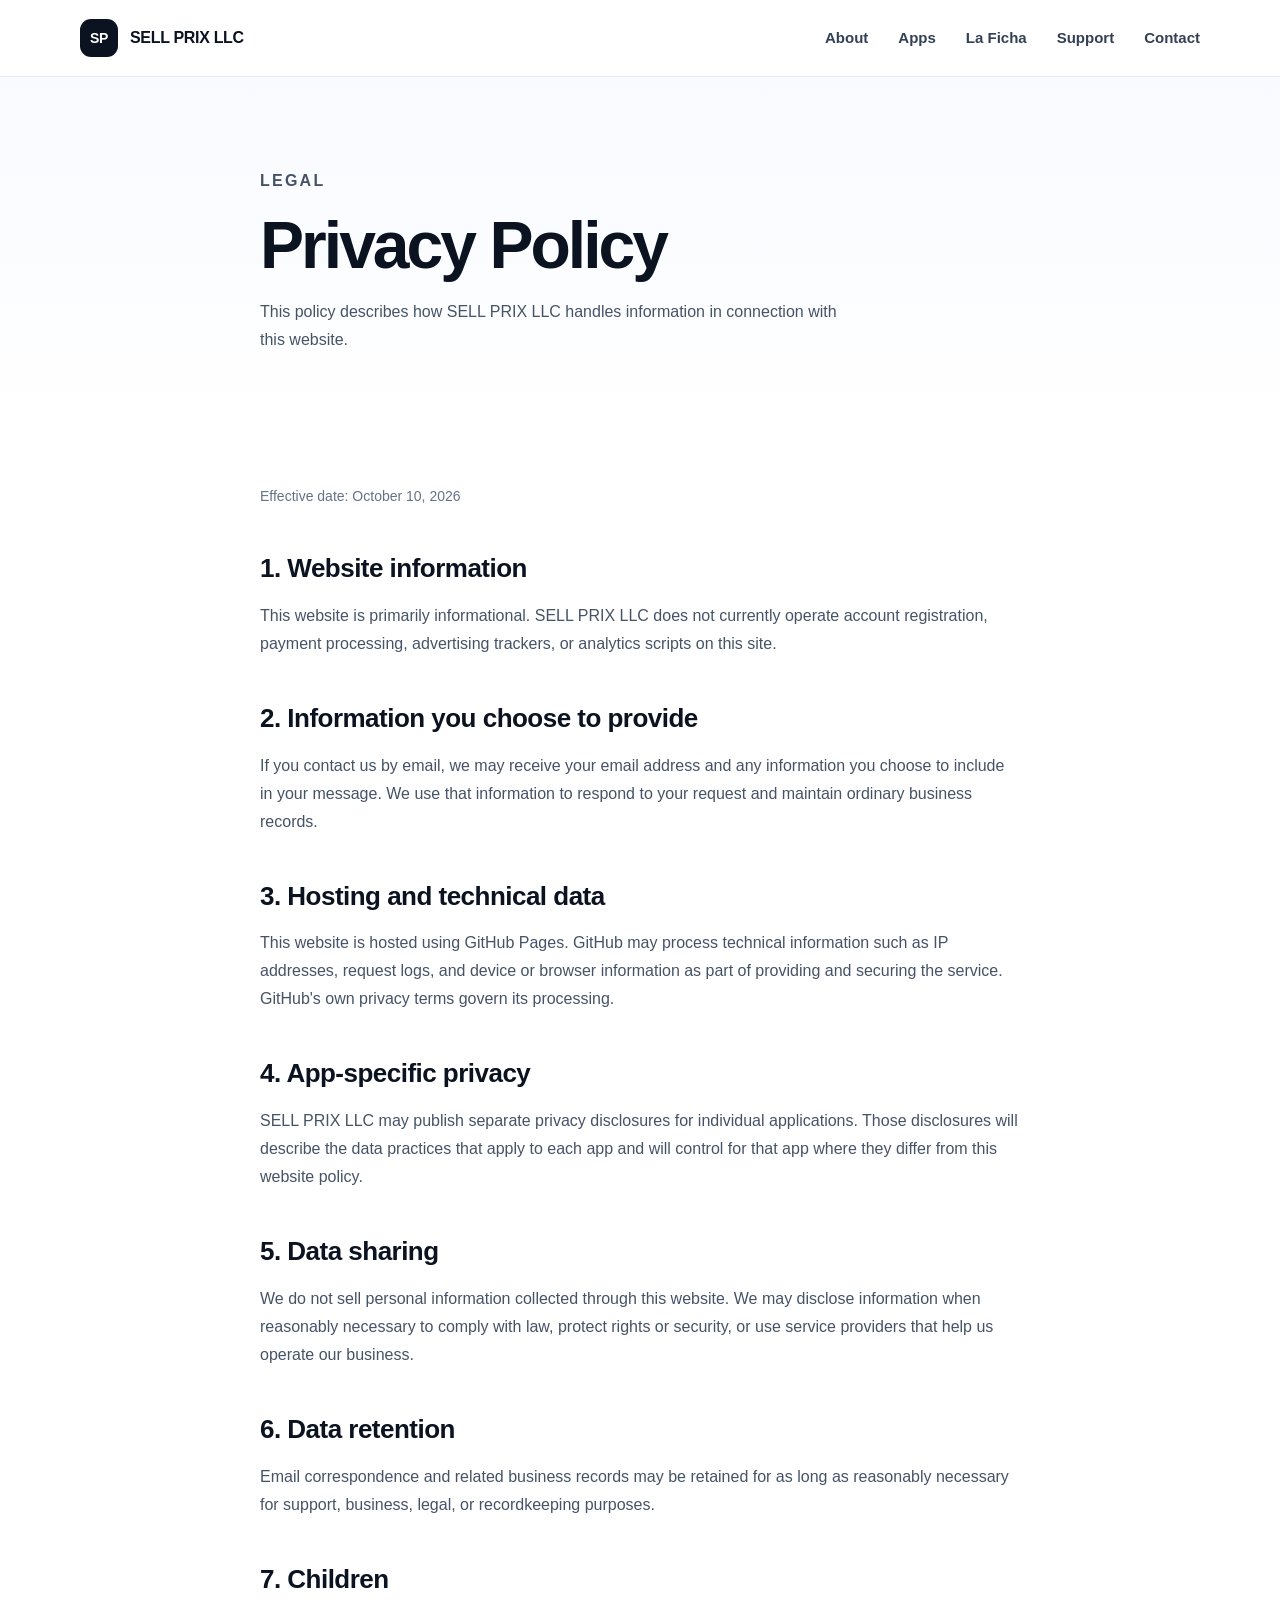
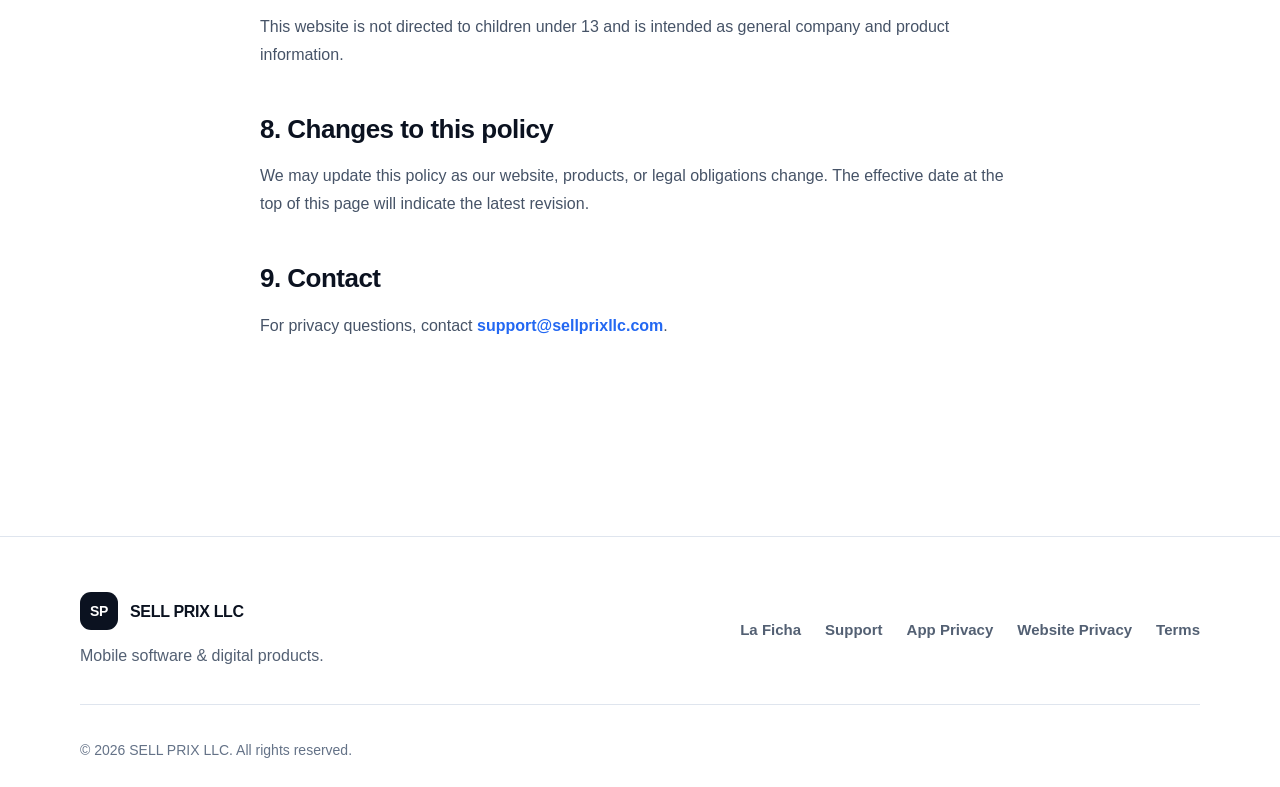
<file: privacy.html>
<!doctype html>
<html lang="en">
<head>
  <meta charset="utf-8">
  <meta name="viewport" content="width=device-width, initial-scale=1">
  <meta name="description" content="Privacy policy for the SELL PRIX LLC website.">
  <meta name="theme-color" content="#0b1220">
  <link rel="canonical" href="https://sellprixllc.com/privacy.html">
  <link rel="icon" type="image/svg+xml" href="favicon.svg">
  <title>Privacy Policy | SELL PRIX LLC</title>
  <link rel="stylesheet" href="styles.css?v=2026-refresh-1">
</head>
<body>
  <a class="skip-link" href="#main-content">Skip to content</a>
  <header class="site-header">
    <div class="container nav-wrap">
      <a class="brand" href="index.html"><span class="brand-mark">SP</span><span>SELL PRIX LLC</span></a>
      <button class="nav-toggle" type="button" aria-label="Open navigation" aria-controls="primary-nav" aria-expanded="false">☰</button>
      <nav class="nav-links" id="primary-nav" aria-label="Primary navigation">
        <a href="index.html#about">About</a>
        <a href="index.html#apps">Apps</a>
        <a href="la-ficha.html">La Ficha</a>
        <a href="support.html">Support</a>
        <a href="index.html#contact">Contact</a>
      </nav>
    </div>
  </header>

  <main id="main-content">
    <section class="page-hero">
      <div class="container content-narrow">
        <p class="eyebrow">Legal</p>
        <h1>Privacy Policy</h1>
        <p>This policy describes how SELL PRIX LLC handles information in connection with this website.</p>
      </div>
    </section>

    <section class="content-page">
      <div class="container content-narrow">
        <p class="meta">Effective date: October 10, 2026</p>

        <h2>1. Website information</h2>
        <p>This website is primarily informational. SELL PRIX LLC does not currently operate account registration, payment processing, advertising trackers, or analytics scripts on this site.</p>

        <h2>2. Information you choose to provide</h2>
        <p>If you contact us by email, we may receive your email address and any information you choose to include in your message. We use that information to respond to your request and maintain ordinary business records.</p>

        <h2>3. Hosting and technical data</h2>
        <p>This website is hosted using GitHub Pages. GitHub may process technical information such as IP addresses, request logs, and device or browser information as part of providing and securing the service. GitHub's own privacy terms govern its processing.</p>

        <h2>4. App-specific privacy</h2>
        <p>SELL PRIX LLC may publish separate privacy disclosures for individual applications. Those disclosures will describe the data practices that apply to each app and will control for that app where they differ from this website policy.</p>

        <h2>5. Data sharing</h2>
        <p>We do not sell personal information collected through this website. We may disclose information when reasonably necessary to comply with law, protect rights or security, or use service providers that help us operate our business.</p>

        <h2>6. Data retention</h2>
        <p>Email correspondence and related business records may be retained for as long as reasonably necessary for support, business, legal, or recordkeeping purposes.</p>

        <h2>7. Children</h2>
        <p>This website is not directed to children under 13 and is intended as general company and product information.</p>

        <h2>8. Changes to this policy</h2>
        <p>We may update this policy as our website, products, or legal obligations change. The effective date at the top of this page will indicate the latest revision.</p>

        <h2>9. Contact</h2>
        <p>For privacy questions, contact <a class="text-link" href="mailto:support@sellprixllc.com">support@sellprixllc.com</a>.</p>
      </div>
    </section>
  </main>

  <footer class="site-footer">
    <div class="container footer-grid">
      <div><a class="brand footer-brand" href="index.html"><span class="brand-mark">SP</span><span>SELL PRIX LLC</span></a><p>Mobile software & digital products.</p></div>
      <div class="footer-links"><a href="la-ficha.html">La Ficha</a><a href="support.html">Support</a><a href="la-ficha-privacy.html">App Privacy</a><a href="privacy.html">Website Privacy</a><a href="terms.html">Terms</a></div>
    </div>
    <div class="container copyright">© 2026 SELL PRIX LLC. All rights reserved.</div>
  </footer>
  <script src="script.js"></script>
</body>
</html>
</file>
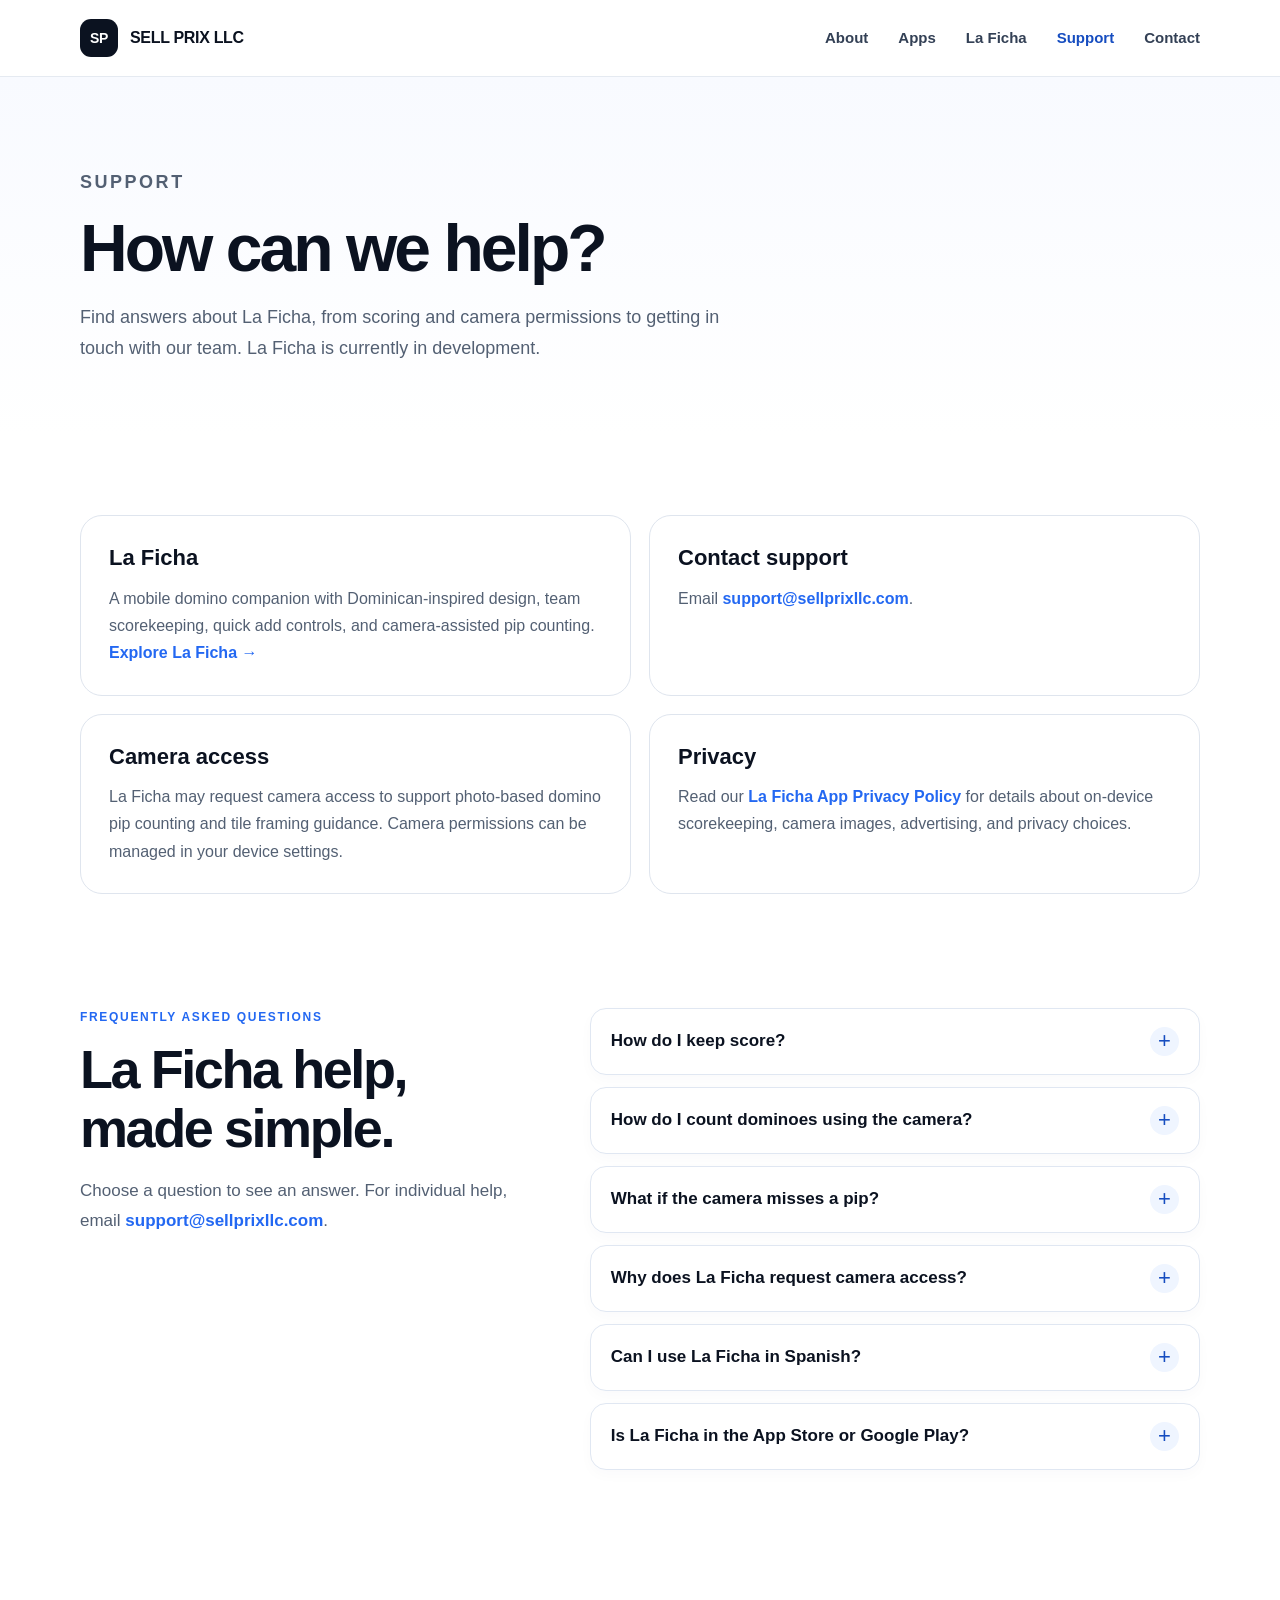
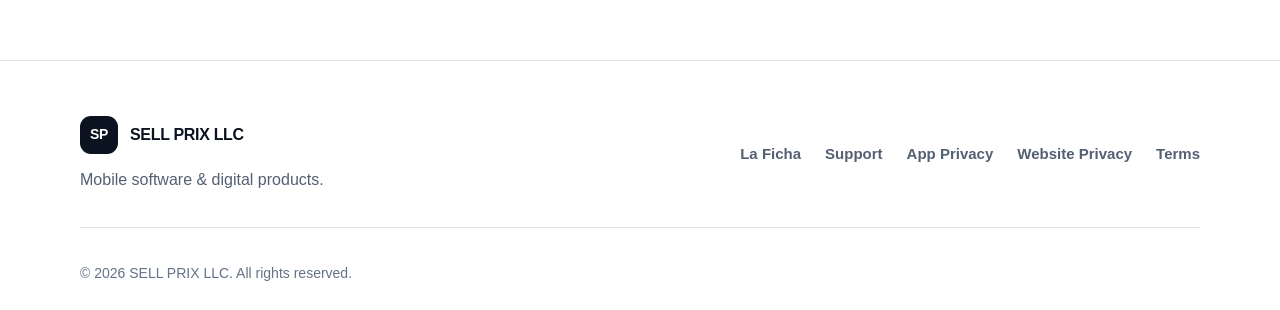
<file: support.html>
<!doctype html>
<html lang="en">
<head>
  <meta charset="utf-8">
  <meta name="viewport" content="width=device-width, initial-scale=1">
  <meta name="description" content="Support and FAQs about La Ficha by SELL PRIX LLC: photo counting, camera access, score correction, language settings and app availability.">
  <meta name="theme-color" content="#0b1220">
  <link rel="canonical" href="https://sellprixllc.com/support.html">
  <link rel="icon" type="image/svg+xml" href="favicon.svg">
  <title>Support | SELL PRIX LLC</title>
  <link rel="stylesheet" href="styles.css?v=2026-refresh-1">
</head>
<body>
  <a class="skip-link" href="#main-content">Skip to content</a>
  <header class="site-header">
    <div class="container nav-wrap">
      <a class="brand" href="index.html"><span class="brand-mark">SP</span><span>SELL PRIX LLC</span></a>
      <button class="nav-toggle" type="button" aria-label="Open navigation" aria-controls="primary-nav" aria-expanded="false">☰</button>
      <nav class="nav-links" id="primary-nav" aria-label="Primary navigation">
        <a href="index.html#about">About</a>
        <a href="index.html#apps">Apps</a>
        <a href="la-ficha.html">La Ficha</a>
        <a href="support.html" aria-current="page">Support</a>
        <a href="index.html#contact">Contact</a>
      </nav>
    </div>
  </header>

  <main id="main-content">
    <section class="page-hero">
      <div class="container">
        <p class="eyebrow">Support</p>
        <h1>How can we help?</h1>
        <p>Find answers about La Ficha, from scoring and camera permissions to getting in touch with our team. La Ficha is currently in development.</p>
      </div>
    </section>

    <section class="content-page">
      <div class="container">
        <div class="support-grid">
          <article class="support-card">
            <h3>La Ficha</h3>
            <p>A mobile domino companion with Dominican-inspired design, team scorekeeping, quick add controls, and camera-assisted pip counting. <a class="text-link" href="la-ficha.html">Explore La Ficha <span aria-hidden="true">→</span></a></p>
          </article>
          <article class="support-card">
            <h3>Contact support</h3>
            <p>Email <a class="text-link" href="mailto:support@sellprixllc.com">support@sellprixllc.com</a>.</p>
          </article>
          <article class="support-card">
            <h3>Camera access</h3>
            <p>La Ficha may request camera access to support photo-based domino pip counting and tile framing guidance. Camera permissions can be managed in your device settings.</p>
          </article>
          <article class="support-card">
            <h3>Privacy</h3>
            <p>Read our <a class="text-link" href="la-ficha-privacy.html">La Ficha App Privacy Policy</a> for details about on-device scorekeeping, camera images, advertising, and privacy choices.</p>
          </article>
        </div>
      </div>
    </section>

    <section class="section faq-section support-faq" id="faq">
      <div class="container faq-layout">
        <div>
          <p class="eyebrow">Frequently asked questions</p>
          <h2>La Ficha help, made simple.</h2>
          <p class="section-intro">Choose a question to see an answer. For individual help, email <a class="text-link" href="mailto:support@sellprixllc.com">support@sellprixllc.com</a>.</p>
        </div>
        <div class="faq-list">
          <details class="faq-item"><summary>How do I keep score?</summary><p>Choose a points-to-win target, then add points to Team 1 or Team 2 after each round. Quick-add and manual score controls make adjustments easier.</p></details>
          <details class="faq-item"><summary>How do I count dominoes using the camera?</summary><p>Choose Take Photo, frame all the dominoes, and capture a sharp image. Review the detected total before adding it to the correct team. Good lighting and a steady phone help accuracy.</p></details>
          <details class="faq-item"><summary>What if the camera misses a pip?</summary><p>You can change the detected total manually before assigning it to a team. If the photo is blurry, try again with the entire domino face visible.</p></details>
          <details class="faq-item"><summary>Why does La Ficha request camera access?</summary><p>Camera permission lets you take pictures for domino pip counting. Your device settings let you review or change that permission. You can also choose a photo from your gallery.</p></details>
          <details class="faq-item"><summary>Can I use La Ficha in Spanish?</summary><p>La Ficha includes English and Spanish interface options. You can switch between them using the language controls.</p></details>
          <details class="faq-item"><summary>Is La Ficha in the App Store or Google Play?</summary><p>La Ficha is still in development. Official store availability will be posted on this website when confirmed.</p></details>
        </div>
      </div>
    </section>
  </main>

  <footer class="site-footer">
    <div class="container footer-grid">
      <div><a class="brand footer-brand" href="index.html"><span class="brand-mark">SP</span><span>SELL PRIX LLC</span></a><p>Mobile software & digital products.</p></div>
      <div class="footer-links"><a href="la-ficha.html">La Ficha</a><a href="support.html">Support</a><a href="la-ficha-privacy.html">App Privacy</a><a href="privacy.html">Website Privacy</a><a href="terms.html">Terms</a></div>
    </div>
    <div class="container copyright">© 2026 SELL PRIX LLC. All rights reserved.</div>
  </footer>
  <script src="script.js"></script>
</body>
</html>
</file>
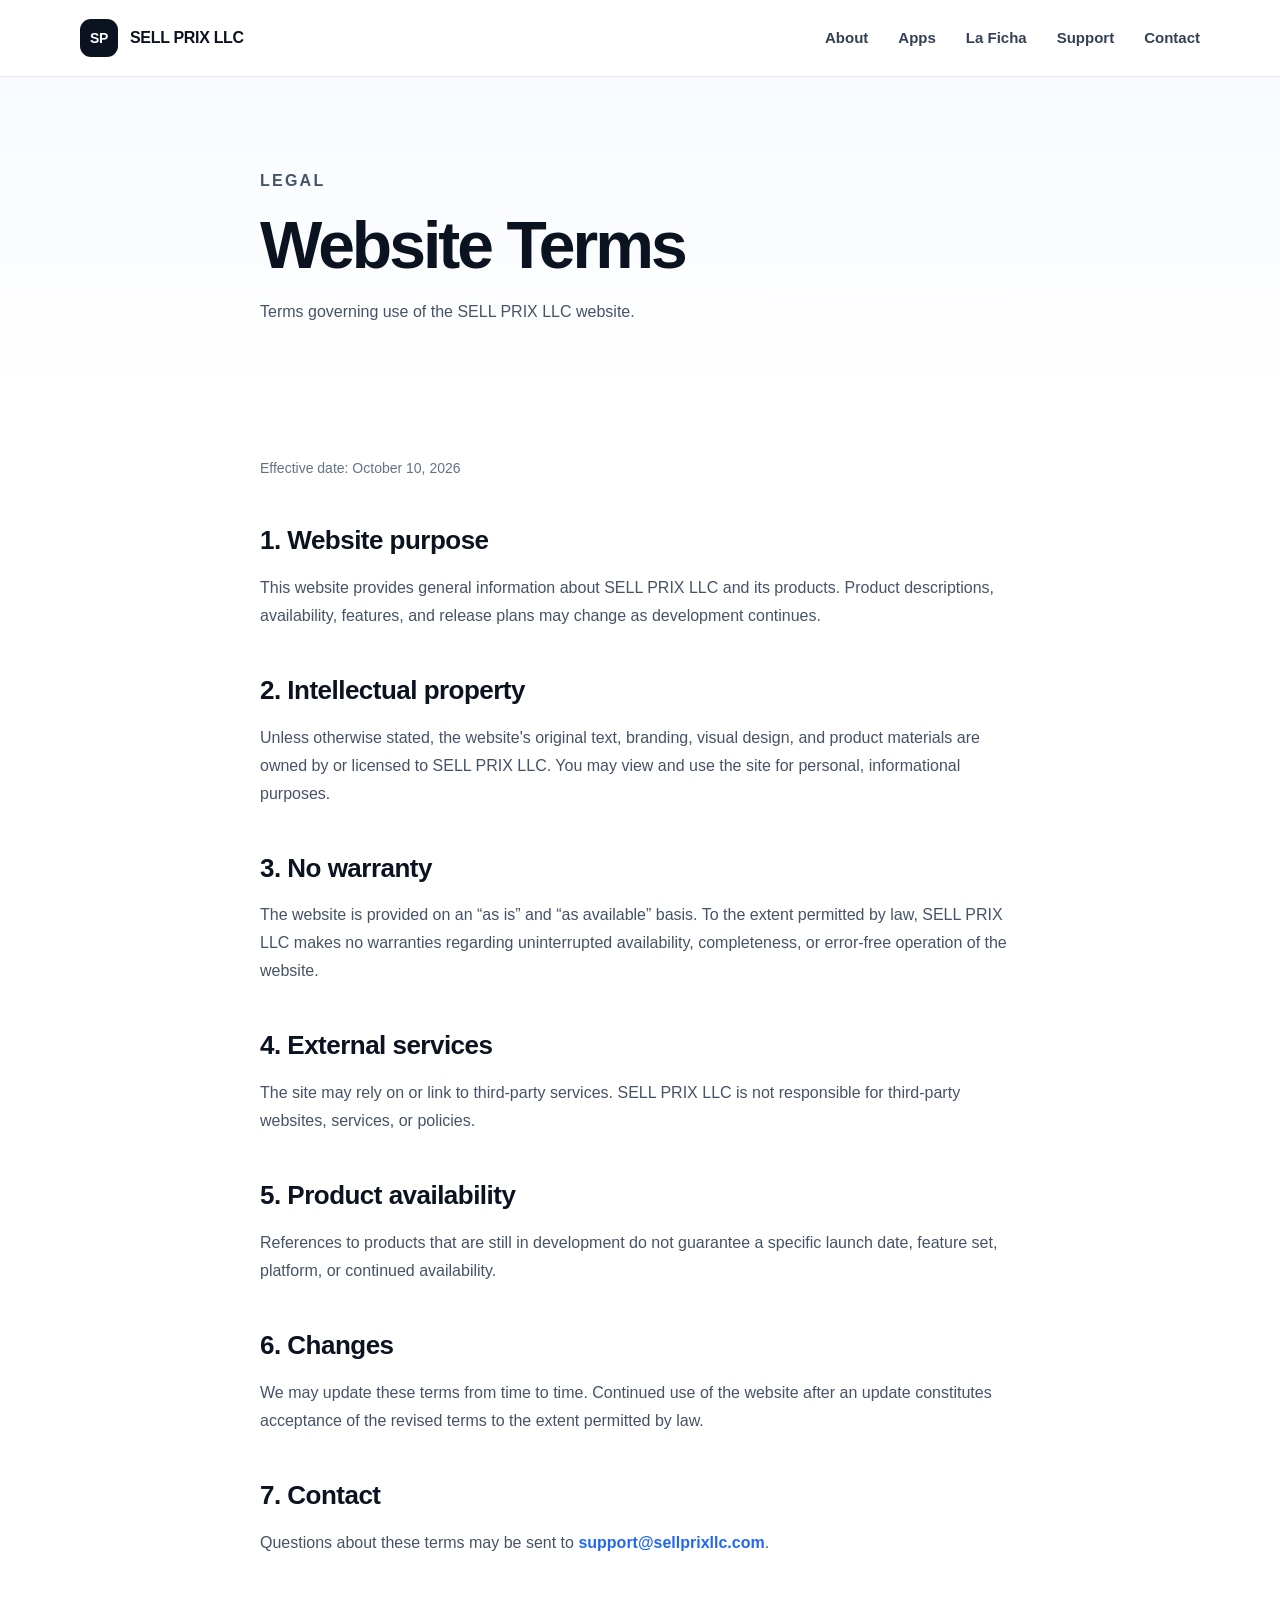
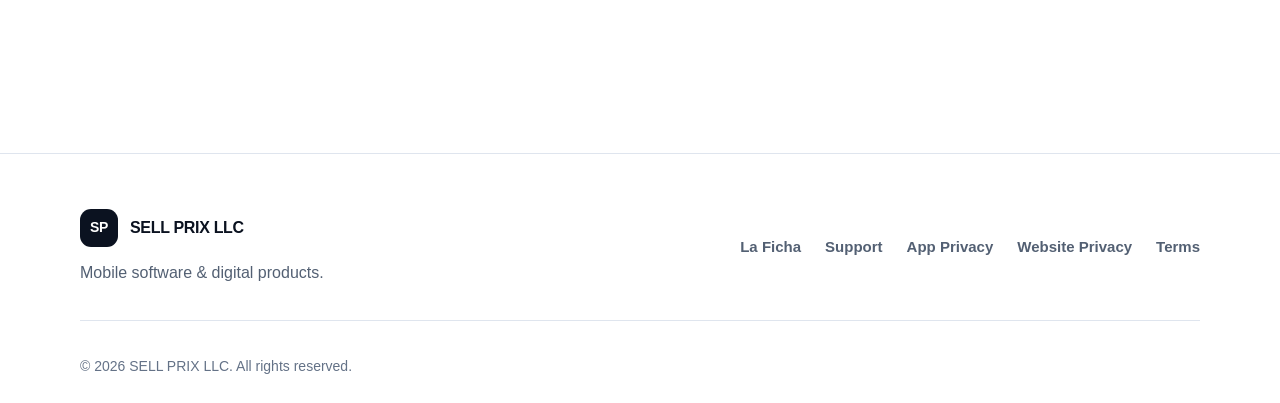
<file: terms.html>
<!doctype html>
<html lang="en">
<head>
  <meta charset="utf-8">
  <meta name="viewport" content="width=device-width, initial-scale=1">
  <meta name="description" content="Website terms for SELL PRIX LLC.">
  <meta name="theme-color" content="#0b1220">
  <link rel="canonical" href="https://sellprixllc.com/terms.html">
  <link rel="icon" type="image/svg+xml" href="favicon.svg">
  <title>Terms | SELL PRIX LLC</title>
  <link rel="stylesheet" href="styles.css?v=2026-refresh-1">
</head>
<body>
  <a class="skip-link" href="#main-content">Skip to content</a>
  <header class="site-header">
    <div class="container nav-wrap">
      <a class="brand" href="index.html"><span class="brand-mark">SP</span><span>SELL PRIX LLC</span></a>
      <button class="nav-toggle" type="button" aria-label="Open navigation" aria-controls="primary-nav" aria-expanded="false">☰</button>
      <nav class="nav-links" id="primary-nav" aria-label="Primary navigation">
        <a href="index.html#about">About</a>
        <a href="index.html#apps">Apps</a>
        <a href="la-ficha.html">La Ficha</a>
        <a href="support.html">Support</a>
        <a href="index.html#contact">Contact</a>
      </nav>
    </div>
  </header>

  <main id="main-content">
    <section class="page-hero">
      <div class="container content-narrow">
        <p class="eyebrow">Legal</p>
        <h1>Website Terms</h1>
        <p>Terms governing use of the SELL PRIX LLC website.</p>
      </div>
    </section>

    <section class="content-page">
      <div class="container content-narrow">
        <p class="meta">Effective date: October 10, 2026</p>

        <h2>1. Website purpose</h2>
        <p>This website provides general information about SELL PRIX LLC and its products. Product descriptions, availability, features, and release plans may change as development continues.</p>

        <h2>2. Intellectual property</h2>
        <p>Unless otherwise stated, the website's original text, branding, visual design, and product materials are owned by or licensed to SELL PRIX LLC. You may view and use the site for personal, informational purposes.</p>

        <h2>3. No warranty</h2>
        <p>The website is provided on an “as is” and “as available” basis. To the extent permitted by law, SELL PRIX LLC makes no warranties regarding uninterrupted availability, completeness, or error-free operation of the website.</p>

        <h2>4. External services</h2>
        <p>The site may rely on or link to third-party services. SELL PRIX LLC is not responsible for third-party websites, services, or policies.</p>

        <h2>5. Product availability</h2>
        <p>References to products that are still in development do not guarantee a specific launch date, feature set, platform, or continued availability.</p>

        <h2>6. Changes</h2>
        <p>We may update these terms from time to time. Continued use of the website after an update constitutes acceptance of the revised terms to the extent permitted by law.</p>

        <h2>7. Contact</h2>
        <p>Questions about these terms may be sent to <a class="text-link" href="mailto:support@sellprixllc.com">support@sellprixllc.com</a>.</p>
      </div>
    </section>
  </main>

  <footer class="site-footer">
    <div class="container footer-grid">
      <div><a class="brand footer-brand" href="index.html"><span class="brand-mark">SP</span><span>SELL PRIX LLC</span></a><p>Mobile software & digital products.</p></div>
      <div class="footer-links"><a href="la-ficha.html">La Ficha</a><a href="support.html">Support</a><a href="la-ficha-privacy.html">App Privacy</a><a href="privacy.html">Website Privacy</a><a href="terms.html">Terms</a></div>
    </div>
    <div class="container copyright">© 2026 SELL PRIX LLC. All rights reserved.</div>
  </footer>
  <script src="script.js"></script>
</body>
</html>
</file>
<file: styles.css>
:root {
  --ink: #0b1220;
  --muted-ink: #536073;
  --blue: #2368f2;
  --blue-dark: #164dc0;
  --line: #dfe5ee;
  --surface: #f4f7fb;
  --white: #ffffff;
  --radius: 22px;
}
* { box-sizing: border-box; }
html { scroll-behavior: smooth; scroll-padding-top: 96px; -webkit-text-size-adjust: 100%; }
body {
  margin: 0;
  font-family: Inter, ui-sans-serif, -apple-system, BlinkMacSystemFont, "Segoe UI", sans-serif;
  color: var(--ink);
  background: var(--white);
  line-height: 1.6;
}
a { color: inherit; }
h1, h2, h3 { text-wrap: balance; }
img { max-width: 100%; display: block; }
.container { width: min(1120px, calc(100% - 40px)); margin: 0 auto; }

.site-header {
  position: sticky;
  top: 0;
  z-index: 50;
  background: rgba(255,255,255,.92);
  border-bottom: 1px solid rgba(223,229,238,.8);
  backdrop-filter: blur(18px);
}
.nav-wrap { min-height: 76px; display: flex; align-items: center; justify-content: space-between; }
.brand {
  display: inline-flex; align-items: center; gap: 12px; text-decoration: none;
  font-weight: 800; letter-spacing: -.02em; line-height: 1.2;
}
.brand-mark {
  width: 38px; height: 38px; border-radius: 11px; display: inline-grid; place-items: center;
  background: var(--ink); color: var(--white); font-size: 14px;
}
.nav-links { display: flex; gap: 30px; align-items: center; }
.nav-links a { text-decoration: none; color: #334055; font-weight: 650; font-size: 15px; }
.nav-links a:hover { color: var(--blue); }
.nav-toggle { display: none; border: 0; background: transparent; font-size: 25px; padding: 8px; color: var(--ink); }

.hero {
  overflow: hidden;
  background: radial-gradient(circle at 75% 20%, rgba(35,104,242,.12), transparent 28%),
              linear-gradient(180deg, #fff 0%, #f8faff 100%);
}
.hero-grid {
  min-height: 680px; display: grid; grid-template-columns: 1.08fr .92fr;
  gap: 70px; align-items: center; padding: 86px 0;
}
.eyebrow {
  margin: 0 0 14px; text-transform: uppercase; letter-spacing: .14em;
  font-size: 12px; font-weight: 800; color: var(--blue); line-height: 1.5;
}
.hero h1, .section h2, .page-hero h1 {
  margin: 0; letter-spacing: -.045em; line-height: 1.1;
}
.hero h1 { max-width: 740px; font-size: clamp(42px, 6.6vw, 76px); }
.hero h1 span { color: var(--blue); }
.hero-copy { max-width: 62ch; margin: 26px 0 0; color: var(--muted-ink); font-size: clamp(17px, 1.7vw, 19px); line-height: 1.7; }
.hero-actions { display: flex; flex-wrap: wrap; gap: 12px; margin-top: 34px; }
.button {
  display: inline-flex; align-items: center; justify-content: center; min-height: 50px;
  padding: 0 20px; border-radius: 14px; text-decoration: none; font-weight: 750;
}
.primary { background: var(--blue); color: white; }
.secondary { background: white; border: 1px solid var(--line); color: var(--ink); }

/* iPhone preview: image fills the screen, with no artificial top or bottom gap. */
.hero-card { display: flex; align-items: center; justify-content: center; min-width: 0; }
.phone-shell {
  position: relative;
  width: min(390px, calc(100vw - 36px));
  padding: 7px;
  border: 4px solid #0a0d14;
  border-radius: 52px;
  background: #0a0d14;
  box-shadow: 0 28px 70px rgba(11, 18, 32, .25);
  overflow: hidden;
  transform: none;
}
.phone-top {
  position: absolute;
  z-index: 2;
  top: 7px;
  left: 50%;
  width: 38%;
  height: 22px;
  margin: 0;
  transform: translateX(-50%);
  border-radius: 0 0 16px 16px;
  background: #0a0d14;
  pointer-events: none;
}
.phone-screen {
  display: block;
  width: 100%;
  max-width: none;
  height: auto;
  border-radius: 40px;
  object-fit: contain;
  object-position: center;
  background: transparent;
}

.section { padding: 100px 0; }
.section.muted { background: var(--surface); }
.section h2 { font-size: clamp(34px, 4.6vw, 54px); max-width: 720px; }
.split { display: grid; grid-template-columns: .85fr 1.15fr; gap: 90px; }
.prose { color: var(--muted-ink); font-size: 17px; line-height: 1.75; }

.product-card {
  margin-top: 42px; background: white; border: 1px solid var(--line); border-radius: var(--radius); padding: 30px;
  box-shadow: 0 12px 34px rgba(30,46,77,.06);
}
.product-card--full { display: grid; gap: 28px; }
.product-title-row { display: flex; gap: 16px; align-items: center; flex-wrap: wrap; }
.product-title-row h3 { margin: 0; font-size: 32px; letter-spacing: -.035em; line-height: 1.25; }
.status {
  background: #edf4ff; color: #1b55c7; border: 1px solid #d9e7ff;
  border-radius: 999px; padding: 5px 10px; font-size: 12px; font-weight: 800;
}
.product-copy > p { color: var(--muted-ink); max-width: 75ch; font-size: 17px; line-height: 1.7; }
.feature-tags { display: flex; flex-wrap: wrap; gap: 8px; margin: 18px 0; }
.feature-tags span {
  border: 1px solid var(--line); border-radius: 999px; padding: 7px 11px;
  font-size: 12px; font-weight: 700;
}
.text-link { color: var(--blue); text-decoration: none; font-weight: 800; }

.screenshot-grid {
  display: grid;
  grid-template-columns: repeat(3, 1fr);
  gap: 18px;
}
.shot-card {
  margin: 0;
  background: #fff;
  border: 1px solid var(--line);
  border-radius: 20px;
  overflow: hidden;
  box-shadow: 0 8px 24px rgba(30,46,77,.06);
}
.shot-card img {
  width: 100%;
  height: auto;
  aspect-ratio: auto;
  object-fit: contain;
  object-position: top center;
  background: transparent;
}
.shot-card figcaption {
  padding: 14px 16px 16px;
  font-weight: 700;
  font-size: 14px;
  color: #334055;
}

/* Match the homepage iPhone mockup on all three La Ficha gallery screenshots. */
.shot-card {
  display: flex;
  flex-direction: column;
  align-items: center;
  padding: 18px 12px 0;
  min-width: 0;
}
.shot-phone.phone-shell {
  width: min(100%, 270px);
  padding: 5px;
  border-width: 3px;
  border-radius: 39px;
  box-shadow: 0 16px 36px rgba(11, 18, 32, .18);
  flex: 0 0 auto;
}
.shot-phone .phone-top {
  top: 5px;
  height: 17px;
  border-radius: 0 0 12px 12px;
}
.shot-phone .phone-screen {
  border-radius: 31px;
}
.shot-card figcaption {
  width: 100%;
  text-align: center;
}

.cards { margin-top: 42px; display: grid; grid-template-columns: repeat(3, 1fr); gap: 18px; }
.info-card { border: 1px solid var(--line); border-radius: var(--radius); padding: 27px; }
.card-number { font-size: 12px; font-weight: 850; color: var(--blue); }
.info-card h3 { margin: 24px 0 10px; font-size: 21px; line-height: 1.3; }
.info-card p { margin: 0; color: var(--muted-ink); font-size: 16px; line-height: 1.7; }

.contact-section { padding-top: 25px; }
.contact-box {
  display: grid; grid-template-columns: 1.15fr .85fr; gap: 48px; align-items: center;
  padding: 62px; border-radius: 30px; background: var(--ink); color: white;
}
.contact-box h2 { color: white; }
.contact-box p { color: #bec8d8; max-width: 60ch; font-size: 17px; line-height: 1.7; }
.eyebrow.light { color: #8fb7ff; }
.contact-actions { display: flex; flex-direction: column; align-items: flex-start; gap: 10px; min-width: 0; }
.light-button { background: white; color: var(--ink); max-width: 100%; padding: 12px 18px; min-width: 0; font-size: 16px; line-height: 1.4; text-align: center; white-space: normal; overflow-wrap: anywhere; }
.contact-note { font-size: 12px; margin: 0; }

.site-footer { margin-top: 90px; padding: 55px 0 26px; border-top: 1px solid var(--line); }
.footer-grid { display: flex; justify-content: space-between; gap: 30px; }
.footer-brand { margin-bottom: 13px; }
.footer-grid p { color: var(--muted-ink); margin: 0; }
.footer-links { display: flex; gap: 24px; align-items: center; flex-wrap: wrap; font-size: 15px; line-height: 1.5; }
.footer-links a { color: var(--muted-ink); text-decoration: none; font-weight: 650; }
.copyright {
  padding-top: 35px; margin-top: 35px; border-top: 1px solid var(--line);
  color: #647287; font-size: 14px; line-height: 1.5;
}

.page-hero { padding: 90px 0 55px; background: linear-gradient(180deg, #f8faff, #fff); }
.page-hero h1 { font-size: clamp(38px, 5.2vw, 66px); }
.page-hero p { max-width: 67ch; color: var(--muted-ink); font-size: clamp(16px, 1.6vw, 18px); line-height: 1.7; }
.content-page { padding: 45px 0 90px; }
.content-narrow { max-width: 760px; }
.content-narrow h2 { margin: 44px 0 12px; font-size: clamp(22px, 2.4vw, 26px); line-height: 1.3; letter-spacing: -.02em; }
.content-narrow p, .content-narrow li { color: #465367; font-size: 16px; line-height: 1.75; overflow-wrap: anywhere; }
.meta { font-size: 14px !important; color: #647287 !important; }
.support-grid { display: grid; grid-template-columns: repeat(2, 1fr); gap: 18px; margin-top: 34px; }
.support-card { border: 1px solid var(--line); border-radius: var(--radius); padding: 28px; }
.support-card h3 { margin: 0 0 12px; font-size: 22px; line-height: 1.3; }
.support-card p { margin: 0; color: var(--muted-ink); font-size: 16px; line-height: 1.7; overflow-wrap: anywhere; }

@media (max-width: 980px) {
  .screenshot-grid { grid-template-columns: 1fr; }
}

@media (max-width: 820px) {
  .nav-toggle { display: block; }
  .nav-links {
    display: none; position: absolute; top: 76px; left: 0; right: 0;
    flex-direction: column; align-items: flex-start; gap: 0; background: white;
    border-bottom: 1px solid var(--line); padding: 8px 20px 18px;
  }
  .nav-links.open { display: flex; }
  .nav-links a { width: 100%; padding: 12px 0; }
  .hero-grid { grid-template-columns: 1fr; min-height: auto; gap: 44px; padding: 54px 0; }
  .hero-copy { margin-top: 22px; }
  .hero-actions { margin-top: 27px; }
  .phone-shell { transform: none; }
  .split, .contact-box { grid-template-columns: 1fr; gap: 28px; }
  .cards { grid-template-columns: 1fr; }
  .contact-box { padding: 38px 28px; }
  .footer-grid { flex-direction: column; }
  .footer-links { flex-wrap: wrap; }
  .support-grid { grid-template-columns: 1fr; }
}
@media (max-width: 520px) {
  .container { width: min(100% - 28px, 1120px); }
  .hero-grid { gap: 36px; padding: 40px 0 46px; }
  .hero .eyebrow { font-size: 11px; letter-spacing: .1em; margin-bottom: 10px; }
  .hero h1 { font-size: clamp(36px, 10.1vw, 47px); }
  .hero-copy { font-size: 17px; line-height: 1.6; margin-top: 18px; }
  .hero-actions { gap: 10px; margin-top: 24px; }
  .hero-actions .button { min-height: 48px; padding-inline: 17px; }
  .section { padding: 60px 0; }
  .section .eyebrow { margin-bottom: 10px; }
  .section h2 { font-size: clamp(31px, 8.3vw, 39px); }
  .product-card { padding: 20px; margin-top: 28px; }
  .cards { margin-top: 28px; gap: 14px; }
  .info-card { padding: 24px; }
  .contact-box { width: min(100% - 20px, 1120px); padding: 32px 24px; }
  .contact-section { padding-top: 16px; }
  .site-footer { margin-top: 56px; padding: 40px 0 24px; }
  .footer-grid { gap: 22px; }
  .copyright { padding-top: 22px; margin-top: 24px; }
  .page-hero { padding: 52px 0 36px; }
  .content-page { padding: 36px 0 68px; }
  .support-grid { margin-top: 8px; gap: 14px; }
  .page-hero h1 { font-size: clamp(34px, 9vw, 42px); }
  .content-narrow h2 { margin-top: 34px; font-size: 23px; }
}


/* 2026 refinements — global clarity, interaction feedback, and accessible navigation.
   Existing screenshot, hero-phone, and gallery-phone rules above are deliberately unchanged. */
:root { color-scheme: light; }
a, button { -webkit-tap-highlight-color: transparent; }
a:focus-visible, button:focus-visible, summary:focus-visible {
  outline: 3px solid #2368f2;
  outline-offset: 4px;
}
.skip-link {
  position: fixed;
  top: 8px;
  left: 12px;
  z-index: 200;
  transform: translateY(-160%);
  background: #0b1220;
  color: white;
  font-weight: 750;
  padding: 12px 18px;
  border-radius: 12px;
  text-decoration: none;
}
.skip-link:focus { transform: translateY(0); }
.site-header { -webkit-backdrop-filter: blur(18px); }
.brand-mark { transition: box-shadow .2s ease; }
.brand:hover .brand-mark { box-shadow: 0 0 0 4px rgba(35,104,242,.12); }
.nav-links a {
  position: relative;
  padding: 8px 0;
  transition: color .18s ease;
}
.nav-links a[aria-current="page"] { color: var(--blue-dark); }
.nav-links a:hover, .nav-links a:focus-visible { color: var(--blue-dark); }
.button {
  transition: background-color .18s ease, border-color .18s ease, box-shadow .18s ease, transform .18s ease;
}
.button:hover { transform: translateY(-2px); }
.button.primary:hover { background: var(--blue-dark); box-shadow: 0 10px 28px rgba(35,104,242,.2); }
.button.secondary:hover { border-color: #9bbbf8; box-shadow: 0 8px 24px rgba(11,18,32,.07); }
.button.light-button:hover { background: #f0f5ff; box-shadow: 0 12px 25px rgba(0,0,0,.12); }
.text-link { text-underline-offset: 4px; }
.text-link:hover { text-decoration: underline; }
.product-actions { display: flex; flex-wrap: wrap; align-items: center; gap: 12px 24px; }
.secondary-text-link { color: #40526b; }
.info-card, .support-card, .feature-card {
  transition: border-color .18s ease, box-shadow .18s ease, transform .18s ease;
}
.info-card:hover, .support-card:hover, .feature-card:hover {
  border-color: #cbd9f3;
  box-shadow: 0 14px 32px rgba(30,46,77,.065);
  transform: translateY(-2px);
}
.footer-links a { transition: color .18s ease; }
.footer-links a:hover { color: var(--blue-dark); text-decoration: underline; text-underline-offset: 4px; }
.contact-secondary-link {
  color: #d6e5ff;
  font-size: 15px;
  text-decoration: underline;
  text-underline-offset: 4px;
  overflow-wrap: anywhere;
}
.contact-secondary-link:hover { color: white; }
.section-intro {
  max-width: 64ch;
  margin: 18px 0 0;
  font-size: 17px;
  line-height: 1.75;
  color: var(--muted-ink);
}

/* Dedicated La Ficha product page */
.product-hero {
  overflow: hidden;
  background: radial-gradient(circle at 75% 20%, rgba(35,104,242,.13), transparent 36%),
              linear-gradient(180deg, #fff 0%, #f7faff 100%);
}
.product-hero-grid {
  min-height: 650px;
  display: grid;
  grid-template-columns: 1.08fr .92fr;
  gap: 62px;
  align-items: center;
  padding: 72px 0;
}
.product-hero-copy { min-width: 0; }
.product-hero-copy > .product-title-row { margin: 0 0 18px; }
.product-hero h1 {
  margin: 0;
  max-width: 740px;
  letter-spacing: -.05em;
  line-height: 1.08;
  font-size: clamp(42px, 5.5vw, 68px);
}
.product-hero h1 span { color: var(--blue); }
.product-lead {
  max-width: 62ch;
  margin: 23px 0 0;
  font-size: clamp(17px, 1.7vw, 19px);
  line-height: 1.7;
  color: var(--muted-ink);
}
.product-hero .hero-actions { margin-top: 27px; }
.launch-note {
  max-width: 62ch;
  margin: 20px 0 0;
  color: #576780;
  font-size: 14px;
  line-height: 1.65;
}
.feature-grid {
  margin-top: 36px;
  display: grid;
  grid-template-columns: repeat(2,minmax(0,1fr));
  gap: 18px;
}
.feature-card {
  padding: 29px;
  border: 1px solid var(--line);
  border-radius: 22px;
  background: white;
}
.feature-number {
  display: inline-flex;
  align-items: center;
  justify-content: center;
  min-width: 44px;
  min-height: 44px;
  border: 1px solid #dce8ff;
  border-radius: 13px;
  background: #f2f7ff;
  color: var(--blue-dark);
  font-size: 13px;
  font-weight: 850;
}
.feature-card h3 {
  margin: 20px 0 9px;
  font-size: 22px;
  line-height: 1.3;
  letter-spacing: -.025em;
}
.feature-card p {
  margin: 0;
  max-width: 53ch;
  font-size: 16px;
  line-height: 1.75;
  color: var(--muted-ink);
}
.faq-layout {
  display: grid;
  grid-template-columns: .83fr 1.17fr;
  gap: clamp(30px, 6vw, 82px);
  align-items: start;
}
.faq-list { display: grid; gap: 12px; min-width: 0; }
.faq-item {
  background: #fff;
  border: 1px solid #e0e7f2;
  border-radius: 16px;
  box-shadow: 0 5px 14px rgba(30,46,77,.025);
  overflow: hidden;
}
.faq-item summary {
  cursor: pointer;
  display: flex;
  align-items: center;
  justify-content: space-between;
  gap: 14px;
  padding: 18px 20px;
  font-size: 17px;
  font-weight: 750;
  line-height: 1.4;
  list-style: none;
}
.faq-item summary::-webkit-details-marker { display: none; }
.faq-item summary::after {
  content: "+";
  flex: 0 0 auto;
  display: grid;
  place-items: center;
  width: 29px;
  height: 29px;
  border-radius: 50%;
  color: var(--blue-dark);
  background: #eff5ff;
  font-size: 22px;
  font-weight: 450;
  line-height: 1;
}
.faq-item[open] summary::after { content: "−"; }
.faq-item[open] summary { color: #194da9; }
.faq-item p {
  margin: 0;
  padding: 0 20px 20px;
  color: var(--muted-ink);
  font-size: 16px;
  line-height: 1.75;
}
.support-faq { padding-top: 24px; }

@media (max-width: 980px) {
  .product-hero-grid { grid-template-columns: 1fr 1fr; gap: 32px; }
}
@media (max-width: 820px) {
  .nav-links {
    box-shadow: 0 12px 24px rgba(11,18,32,.09);
    border-top: 1px solid var(--line);
  }
  .nav-links.open { animation: nav-appear .18s ease-out; }
  .nav-links a { padding: 13px 6px; border-radius: 8px; }
  .nav-links a[aria-current="page"] { background: #f0f5ff; padding-left: 12px; }
  .product-hero-grid { grid-template-columns: 1fr; gap: 40px; padding: 54px 0; min-height: 0; }
  .faq-layout { grid-template-columns: 1fr; gap: 28px; }
  .feature-grid { grid-template-columns: 1fr 1fr; }
}
@media (max-width: 520px) {
  .product-hero-grid { gap: 36px; padding: 40px 0 46px; }
  .product-hero h1 { font-size: clamp(36px, 10vw, 46px); }
  .product-lead { font-size: 17px; line-height: 1.6; margin-top: 18px; }
  .product-hero .hero-actions { margin-top: 24px; gap: 10px; }
  .product-hero .button { padding-inline: 16px; }
  .feature-grid { grid-template-columns: 1fr; gap: 13px; margin-top: 28px; }
  .feature-card { padding: 24px; }
  .faq-item summary { font-size: 16px; padding: 16px; }
  .faq-item p { padding: 0 16px 17px; }
  .section-intro { font-size: 16px; }
  .product-actions { gap: 11px 20px; }
}
@keyframes nav-appear {
  from { opacity: 0; transform: translateY(-6px); }
  to { opacity: 1; transform: translateY(0); }
}
@media (prefers-reduced-motion: reduce) {
  html { scroll-behavior: auto; }
  *, *::before, *::after { animation-duration: .01ms !important; animation-iteration-count: 1 !important; transition-duration: .01ms !important; }
}

/* La Ficha official green-scanner app icon: company website only. */
.app-brand-icon {
  display: block;
  width: 88px;
  height: 88px;
  flex: 0 0 auto;
  object-fit: cover;
  border-radius: 20px;
  box-shadow: 0 10px 24px rgba(11, 18, 32, .18);
}
.product-hero-copy .app-brand-icon { width: 104px; height: 104px; border-radius: 24px; }
@media (max-width: 520px) {
  .app-brand-icon { width: 76px; height: 76px; border-radius: 18px; }
  .product-hero-copy .app-brand-icon { width: 88px; height: 88px; border-radius: 21px; }
}
</file>
